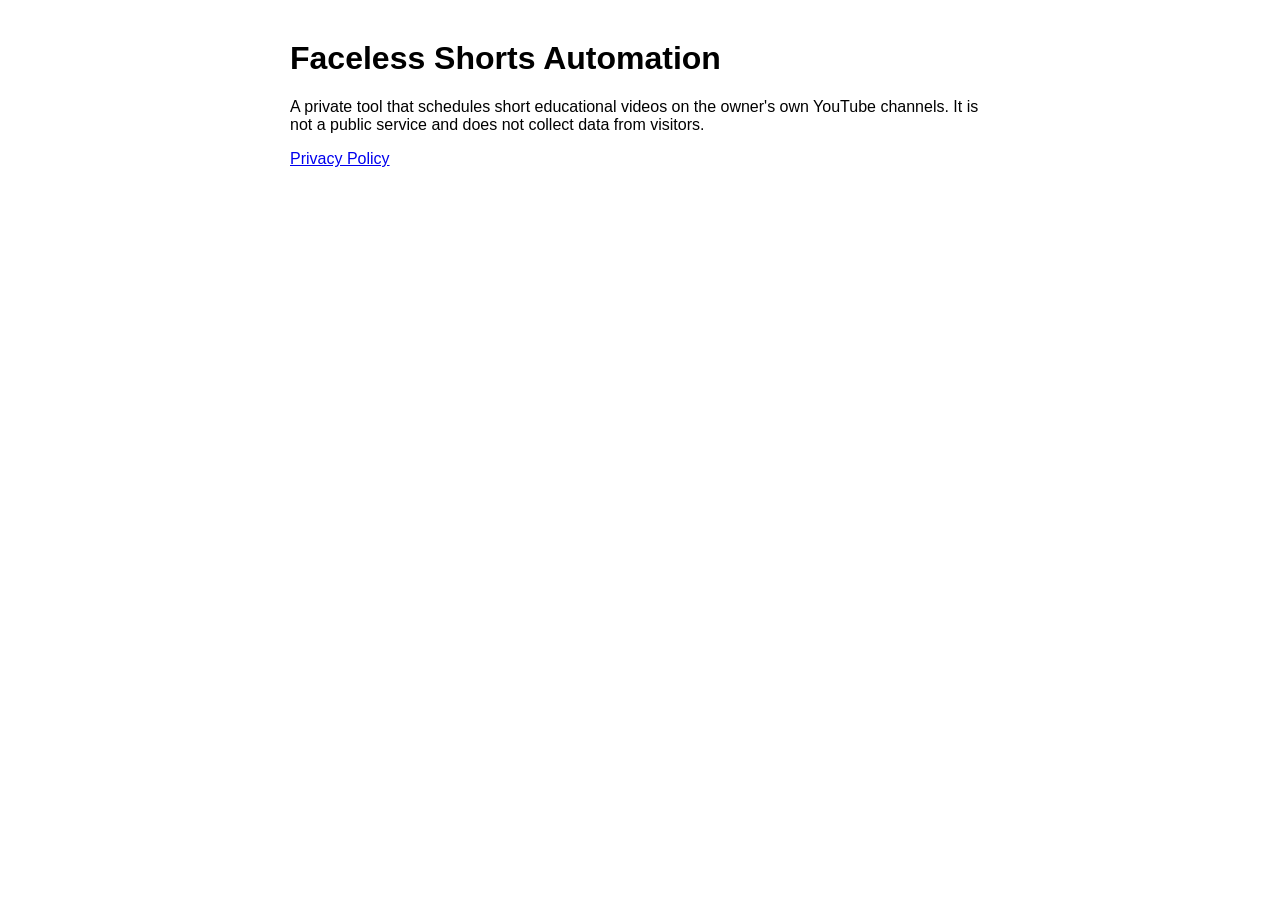
<file: index.html>
<!doctype html><html lang="en"><head><meta charset="utf-8"><meta name="viewport" content="width=device-width,initial-scale=1"><title>Faceless Shorts Automation</title></head><body style="font-family:sans-serif;max-width:700px;margin:40px auto;padding:0 16px"><h1>Faceless Shorts Automation</h1><p>A private tool that schedules short educational videos on the owner's own YouTube channels. It is not a public service and does not collect data from visitors.</p><p><a href="privacy.html">Privacy Policy</a></p></body></html>
</file>
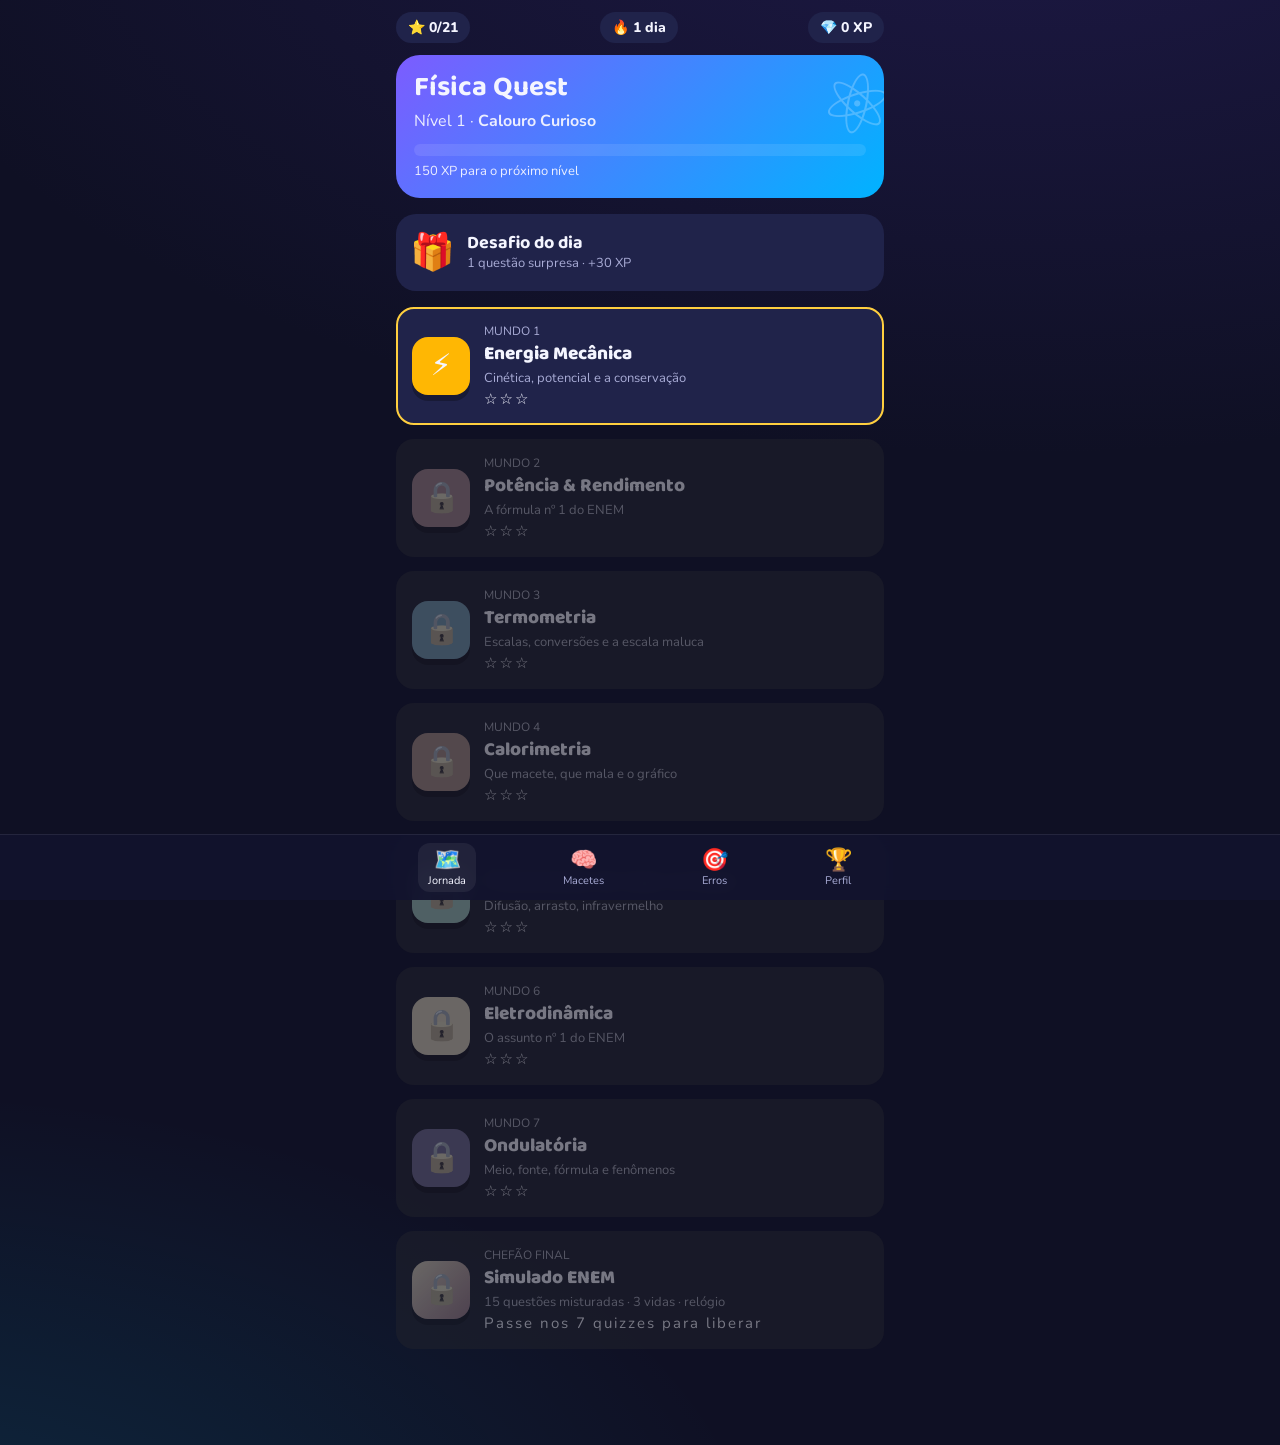
<file: fisica/index.html>
<!doctype html>
<html lang="pt-BR">
<head>
<meta charset="utf-8">
<meta name="viewport" content="width=device-width,initial-scale=1,viewport-fit=cover">
<meta name="theme-color" content="#0f1024">
<title>Física Quest ENEM</title>
<link rel="preconnect" href="https://fonts.googleapis.com">
<link href="https://fonts.googleapis.com/css2?family=Baloo+2:wght@500;700;800&family=Nunito:wght@400;600;800&display=swap" rel="stylesheet">
<style>
:root{
  --bg:#0f1024; --bg2:#181a3a; --card:#20234a; --card2:#2a2e5e; --ink:#f4f5ff; --mut:#a9acd6;
  --ok:#2ee59d; --bad:#ff5c7a; --gold:#ffcf3f; --acc:#7c5cff; --acc2:#00d4ff;
  --r:18px;
}
*{box-sizing:border-box;-webkit-tap-highlight-color:transparent}
html,body{margin:0;background:var(--bg);color:var(--ink);font-family:Nunito,system-ui,sans-serif;font-size:16px}
body{min-height:100vh;background:radial-gradient(1200px 600px at 80% -10%,#3a2a8a55,transparent),radial-gradient(900px 500px at -10% 110%,#00d4ff22,transparent),var(--bg)}
h1,h2,h3,.ttl{font-family:"Baloo 2",Nunito,sans-serif;margin:0;line-height:1.1}
button{font:inherit;color:inherit;border:0;cursor:pointer}
#app{max-width:520px;margin:0 auto;padding:12px 16px 96px}
.top{display:flex;align-items:center;gap:10px;margin:4px 0 14px}
.back{background:var(--card);width:40px;height:40px;border-radius:12px;font-size:20px;flex:none}
.top h2{font-size:22px;flex:1}
.pill{background:var(--card);border-radius:999px;padding:6px 12px;font-weight:800;font-size:14px;display:inline-flex;gap:6px;align-items:center}
.hud{display:flex;gap:8px;flex-wrap:wrap;align-items:center}
.bar{height:12px;background:#ffffff18;border-radius:99px;overflow:hidden}
.bar>i{display:block;height:100%;background:linear-gradient(90deg,var(--acc),var(--acc2));border-radius:99px;transition:width .4s}
.hero{background:linear-gradient(135deg,#7c5cff,#00b3ff);border-radius:24px;padding:18px;margin-bottom:16px;position:relative;overflow:hidden}
.hero h1{font-size:28px}
.hero p{margin:6px 0 12px;opacity:.95}
.hero .big{position:absolute;right:-10px;top:-6px;font-size:84px;opacity:.25;transform:rotate(12deg)}
.map{position:relative;display:flex;flex-direction:column;gap:14px}
.node{display:flex;gap:14px;align-items:center;background:var(--card);border-radius:var(--r);padding:14px;text-align:left;width:100%;position:relative;border:2px solid transparent;transition:transform .15s}
.node:active{transform:scale(.97)}
.node .ic{width:58px;height:58px;border-radius:16px;display:grid;place-items:center;font-size:30px;flex:none;box-shadow:0 6px 0 #0004}
.node .nm{font-family:"Baloo 2";font-size:19px;font-weight:800}
.node .ds{color:var(--mut);font-size:13px}
.node.locked{opacity:.45;filter:grayscale(.8)}
.node .stars{font-size:15px;letter-spacing:2px;margin-top:2px}
.node.next{border-color:var(--gold);animation:pulse 1.6s infinite}
@keyframes pulse{50%{box-shadow:0 0 0 6px #ffcf3f33}}
.nav{position:fixed;left:0;right:0;bottom:0;background:#12142ef2;backdrop-filter:blur(8px);display:flex;justify-content:center;padding:8px 8px calc(8px + env(safe-area-inset-bottom));border-top:1px solid #ffffff14;z-index:20}
.nav div{display:flex;max-width:520px;width:100%;justify-content:space-around}
.nav button{background:none;display:flex;flex-direction:column;align-items:center;font-size:11px;color:var(--mut);padding:4px 10px;border-radius:12px}
.nav button b{font-size:22px;line-height:1.2}
.nav button.on{color:var(--ink);background:#ffffff10}
.btn{display:block;width:100%;padding:15px;border-radius:16px;background:var(--acc);font-weight:800;font-size:17px;box-shadow:0 5px 0 #4b33b8;margin-top:10px;transition:transform .1s}
.btn:active{transform:translateY(3px);box-shadow:0 2px 0 #4b33b8}
.btn.g{background:var(--ok);color:#06281b;box-shadow:0 5px 0 #17a06b}
.btn.y{background:var(--gold);color:#2f2300;box-shadow:0 5px 0 #b8901a}
.btn.ghost{background:var(--card);box-shadow:0 5px 0 #0006}
.btn[disabled]{opacity:.4}
.step{display:flex;align-items:center;gap:12px;background:var(--card);padding:14px;border-radius:var(--r);margin-bottom:10px;width:100%;text-align:left}
.step .n{font-size:26px;width:44px;text-align:center}
.step .t{flex:1}
.step .t b{display:block;font-family:"Baloo 2";font-size:18px}
.step .t span{color:var(--mut);font-size:13px}
.lcard{background:var(--card);border-radius:24px;padding:22px 18px;min-height:52vh;animation:in .35s;position:relative}
@keyframes in{from{opacity:0;transform:translateY(14px) scale(.98)}}
.lcard .em{font-size:52px;line-height:1}
.lcard h3{font-size:24px;margin:10px 0 8px}
.lcard p,.lcard li{line-height:1.6;font-size:17px}
.lcard ul{padding-left:20px;margin:8px 0}
.f{display:inline-block;background:#0007;border:1px solid #ffffff22;border-radius:10px;padding:2px 10px;font-weight:800;font-family:"Baloo 2";font-size:18px;color:var(--gold)}
.tip{background:linear-gradient(135deg,#ffcf3f22,#ff8a3d22);border-left:4px solid var(--gold);padding:10px 12px;border-radius:10px;margin:10px 0}
.warn{background:#ff5c7a1f;border-left:4px solid var(--bad);padding:10px 12px;border-radius:10px;margin:10px 0}
.dots{display:flex;gap:5px;justify-content:center;margin:12px 0}
.dots i{width:8px;height:8px;border-radius:9px;background:#ffffff30}
.dots i.on{background:var(--acc2);width:22px}
.row{display:flex;gap:10px}
.row>*{flex:1}
.qtxt{font-size:19px;font-weight:700;line-height:1.4;margin:6px 0 16px;background:var(--card);padding:18px;border-radius:var(--r)}
.opt{display:block;width:100%;text-align:left;padding:14px 16px;border-radius:14px;background:var(--card2);margin-bottom:10px;font-size:16px;font-weight:600;border:2px solid #ffffff10;box-shadow:0 4px 0 #0005;transition:transform .1s}
.opt:active{transform:translateY(2px)}
.opt.ok{background:#14513a;border-color:var(--ok)}
.opt.bad{background:#5a1a2a;border-color:var(--bad);animation:shake .4s}
@keyframes shake{20%,60%{transform:translateX(-7px)}40%,80%{transform:translateX(7px)}}
.exp{background:var(--bg2);border-radius:14px;padding:14px;margin-top:6px;animation:in .3s;line-height:1.5}
.exp b.k{color:var(--ok)} .exp b.x{color:var(--bad)}
.combo{font-family:"Baloo 2";font-weight:800;color:var(--gold)}
.float{position:fixed;left:50%;top:40%;transform:translate(-50%,0);font-family:"Baloo 2";font-size:34px;font-weight:800;color:var(--gold);pointer-events:none;animation:fl 1s forwards;z-index:50;text-shadow:0 3px 0 #0008}
@keyframes fl{to{transform:translate(-50%,-90px);opacity:0}}
.timer{height:8px;background:#ffffff18;border-radius:9px;overflow:hidden;margin:8px 0}
.timer i{display:block;height:100%;background:linear-gradient(90deg,var(--ok),var(--gold),var(--bad));transition:width .2s linear}
.gitem{background:var(--card);border-radius:24px;padding:28px 18px;text-align:center;font-size:22px;font-weight:800;margin:14px 0;min-height:130px;display:grid;place-items:center;animation:in .25s}
.gitem small{display:block;font-size:44px}
.cats{display:grid;gap:10px}
.cat{padding:16px;border-radius:16px;font-weight:800;font-size:17px;box-shadow:0 5px 0 #0006}
.cat:active{transform:translateY(3px)}
.ord{display:grid;gap:8px}
.ord button{padding:13px;border-radius:14px;background:var(--card2);font-weight:700;box-shadow:0 4px 0 #0005;text-align:left}
.ord .done{background:#14513a;border:2px solid var(--ok);padding:11px 13px;border-radius:14px;font-weight:700;animation:in .2s}
.result{text-align:center;padding:16px 0}
.result .bigst{font-size:56px;letter-spacing:6px}
.result h2{font-size:30px;margin:6px 0}
.flip{perspective:900px;margin-bottom:12px;cursor:pointer}
.flip .in{position:relative;transition:transform .5s;transform-style:preserve-3d;min-height:130px}
.flip.on .in{transform:rotateY(180deg)}
.flip .fa,.flip .fb{position:absolute;inset:0;backface-visibility:hidden;border-radius:18px;padding:16px;display:flex;flex-direction:column;justify-content:center}
.flip .fa{background:var(--card)}
.flip .fb{background:linear-gradient(135deg,#7c5cff,#00a6e6);transform:rotateY(180deg)}
.flip small{color:var(--mut);font-size:12px;text-transform:uppercase;letter-spacing:1px}
.flip .fb small{color:#fff9}
.badge{display:flex;gap:12px;align-items:center;background:var(--card);border-radius:16px;padding:12px;margin-bottom:8px}
.badge .e{font-size:32px}
.badge.off{opacity:.35;filter:grayscale(1)}
.sim{background:var(--card);border-radius:22px;padding:16px;margin-bottom:12px}
input[type=range]{width:100%;accent-color:var(--acc2);height:34px}
.therm{display:flex;gap:16px;align-items:flex-end;justify-content:center;height:220px}
.tube{width:34px;height:200px;border-radius:20px;background:#ffffff14;position:relative;overflow:hidden;border:3px solid #ffffff33}
.tube i{position:absolute;bottom:0;left:0;right:0;background:linear-gradient(0deg,#ff3d6e,#ff9f43);transition:height .2s}
.read{font-family:"Baloo 2";font-size:22px;font-weight:800}
.task{display:flex;gap:8px;align-items:center;padding:8px 0;border-bottom:1px dashed #ffffff18}
.task b{font-size:20px}
.shower{font-size:64px;text-align:center;position:relative;height:120px}
.drops{position:absolute;left:50%;top:70px;transform:translateX(-50%);display:flex;gap:6px}
.drops i{width:6px;height:16px;border-radius:6px;animation:drop .6s infinite}
@keyframes drop{from{transform:translateY(0);opacity:1}to{transform:translateY(40px);opacity:0}}
.seg{display:flex;gap:6px;background:#0005;padding:4px;border-radius:14px}
.seg button{flex:1;padding:10px 4px;border-radius:10px;font-weight:800;background:none;font-size:14px}
.seg button.on{background:var(--acc)}
.muted{color:var(--mut)}
.center{text-align:center}
.hearts{font-size:20px;letter-spacing:2px}
canvas#cf{position:fixed;inset:0;pointer-events:none;z-index:60}
.chip{display:inline-block;background:#ffffff14;border-radius:8px;padding:2px 8px;margin:2px;font-size:13px}
.daily{background:var(--card);border-radius:20px;padding:14px;margin-bottom:16px;display:flex;gap:12px;align-items:center}
.daily .e{font-size:36px}
.mascot{display:flex;gap:10px;align-items:flex-start;margin:0 0 10px}
.mascot span{font-size:34px;flex:none;animation:bob 2.4s ease-in-out infinite}
.mascot p{margin:0;background:#fff;color:#1d1f45;padding:10px 14px;border-radius:16px 16px 16px 4px;font-weight:700;line-height:1.35;position:relative}
@keyframes bob{50%{transform:translateY(-5px) rotate(8deg)}}
.gl{display:inline;background:none;color:var(--acc2);font-weight:800;padding:0;border-bottom:2px dashed var(--acc2);font-size:inherit;line-height:inherit}
.glpop{position:fixed;left:50%;bottom:calc(84px + env(safe-area-inset-bottom,0px));transform:translateX(-50%);width:min(480px,calc(100% - 32px));background:var(--card2);border:2px solid var(--acc2);border-radius:20px;padding:16px;z-index:65;animation:in .25s;box-shadow:0 12px 40px #000a}
.glpop b{font-family:"Baloo 2";font-size:20px}.glpop p{line-height:1.5;margin:6px 0 4px}
.say{position:absolute;top:14px;right:14px;background:#ffffff14;border-radius:12px;padding:6px 10px;font-weight:800;font-size:13px}
.hint{display:block;margin:-6px 0 12px auto;background:#ffcf3f22;color:var(--gold);border:1px dashed var(--gold);border-radius:12px;padding:8px 12px;font-weight:800;font-size:14px}
@media (prefers-reduced-motion:reduce){*{animation:none!important;transition:none!important}}
.toast{position:fixed;left:50%;top:16px;transform:translateX(-50%);background:var(--gold);color:#2f2300;font-weight:800;padding:12px 18px;border-radius:14px;z-index:70;animation:in .3s;box-shadow:0 8px 30px #0008;max-width:90vw;text-align:center}
</style>
</head>
<body>
<div id="app"></div>
<nav class="nav"><div>
  <button data-nav="home"><b>🗺️</b>Jornada</button>
  <button data-nav="macetes"><b>🧠</b>Macetes</button>
  <button data-nav="review"><b>🎯</b>Erros</button>
  <button data-nav="profile"><b>🏆</b>Perfil</button>
</div></nav>
<canvas id="cf"></canvas>
<script>
/* ================= CONTEÚDO ================= */
const W = [
{id:'energia',e:'⚡',c:'#ffb703',name:'Energia Mecânica',ds:'Cinética, potencial e a conservação',
cards:[
{e:'🎨',t:'O que é energia?',m:'Oi! Eu sou o Professor Átomo. Bora descobrir a física juntos?',b:`<p>[[Energia]] é o “poder de fazer coisas acontecerem”: mexer, esquentar, acender uma luz, fazer barulho.</p><p>Ela é como <b>massinha de modelar</b>: você pode transformar o bichinho em outro bichinho, mas a massinha <b>não some e não aparece do nada</b>. Energia só <b>muda de forma</b> ou <b>passa de um lugar para outro</b>.</p><div class="tip">Seu corpo percebe 3 tipos que caem MUITO na prova:<br>🔥 <b>calor</b> você sente · 🔊 <b>som</b> você ouve · 💡 <b>luz</b> você vê</div>`},
{e:'⚽',t:'Cinética: a energia de quem se mexe',m:'Tudo que está andando tem essa energia!',b:`<p>Bola chutada, carro andando, você correndo: tudo que tem [[velocidade]] tem <b>energia cinética</b>.</p><p class="center"><span class="f">E<sub>c</sub> = m·v²/2</span></p><p><b>m</b> = [[massa]] (quanto “de coisa” tem, em kg)<br><b>v</b> = velocidade</p><div class="tip">O <b>v está ao quadrado</b>: se a velocidade <b>dobra</b>, a energia fica <b>4 vezes</b> maior! Por isso batida de carro rápido é tão perigosa. 🚗💥</div>`},
{e:'🐷',t:'Gravitacional: o cofrinho da altura',m:'Quanto mais alto, mais moedinhas no cofrinho!',b:`<p>Uma coisa lá no alto tem energia <b>guardada</b>, esperando. É como um <b>cofrinho</b>: quanto mais alto, mais energia guardada.</p><p>Soltou? O cofrinho abre e a energia vira movimento (a coisa cai cada vez mais rápido).</p><p class="center"><span class="f">E<sub>g</sub> = m·g·h</span></p><p><b>g</b> = [[gravidade]] (≈ 10) · <b>h</b> = altura em metros</p>`},
{e:'🏹',t:'Elástica: a energia do esticado',m:'Estica, solta e... fiuuu!',b:`<p>Estilingue esticado, mola apertada, cama elástica afundada: tudo isso guarda <b>energia elástica</b>. Soltou, ela vira movimento!</p><p class="center"><span class="f">E<sub>el</sub> = k·x²/2</span></p><p><b>k</b> = o quanto a mola é durinha · <b>x</b> = o quanto você apertou ou esticou</p><div class="tip">🕵️ Truque do detetive:<br>tem <b>velocidade</b>? → cinética<br>tem <b>altura</b>? → gravitacional<br>tem <b>mola esticada/apertada</b>? → elástica</div>`},
{q:'Um atleta parado no alto da plataforma de salto, antes de pular, tem principalmente qual energia?',o:['Cinética','Gravitacional','Elástica'],a:1,x:'Ele está no alto e parado: altura sem velocidade = cofrinho gravitacional! 🐷'},
{e:'🛝',t:'A energia que não se perde',m:'No escorregador perfeito, nada se perde!',b:`<p>Imagine um escorregador <b>superliso</b>, sem nenhum [[atrito]]. Lá em cima, a energia toda está no <b>cofrinho</b> (gravitacional). Lá embaixo, ela virou toda <b>velocidade</b> (cinética). O total é sempre o mesmo!</p><p class="center"><span class="f">energia no começo = energia no fim</span></p><p>Caiu de 20 m? m·g·h = m·v²/2 → v² = 2·10·20 = 400 → <b>v = 20 m/s</b>.</p><div class="tip">Palavras mágicas na prova que deixam usar isso: <b>“despreze o atrito”</b>, <b>“perfeitamente liso”</b>, <b>“queda livre”</b>.</div>`},
{e:'🎢',t:'Tobogã cheio de curvas',m:'Só a altura importa. O caminho, não!',b:`<p>O tobogã pode ser reto, torto, cheio de ondinhas... Se não tem atrito, a velocidade lá embaixo depende <b>só da altura</b> de onde você saiu.</p><p>20 m de altura → 20 m/s. Sempre!</p><div class="warn">As fórmulas de movimento (cinemática) só funcionam em linha reta ou círculo. Viu um caminho curvo pedindo velocidade? Use <b>energia</b>!</div>`},
{e:'💪',t:'Trabalho: dar energia empurrando',m:'Empurrou e a coisa andou? Você fez trabalho!',b:`<p>Quando você empurra um carrinho e ele anda, você passou energia para ele. Na física isso se chama <b>trabalho</b>: é a “mãe” de todas as energias de movimento.</p><p class="center"><span class="f">τ = F·d·cosθ</span></p><ul><li>Força <b>de lado</b> (90°) não faz trabalho: segurar a mochila andando reto não dá energia para ela.</li><li>Trabalho de todas as forças juntas = quanto a energia de movimento mudou (<span class="f">τ = ΔE<sub>c</sub></span>).</li></ul>`},
{e:'🧸',t:'A mola esperta (pergunta sem conta)',m:'Dá para acertar sem fazer conta. Olha só!',b:`<p>Um brinquedo lança um cubinho com uma mola. Juntando as fórmulas: <span class="f">v = x·√(k/m)</span></p><ul><li>Quer o cubo <b>4 vezes</b> mais rápido mexendo no aperto? Aperte <b>4 vezes</b> mais.</li><li>Quer mexendo só na mola? Precisa de uma mola <b>16 vezes</b> mais dura, porque o k está dentro da raiz (√16 = 4).</li></ul>`},
{q:'Para dobrar a velocidade de lançamento trocando apenas a mola (mesma deformação), a nova constante k deve ser:',o:['2× maior','4× maior','8× maior','Igual'],a:1,x:'O k está dentro da raiz. Para a velocidade dobrar, √k dobra → k fica 4 vezes maior.'},
{e:'📌',t:'Cola da geladeira',m:'Lê em voz alta 3 vezes. Seu cérebro agradece!',b:`<ul><li>⚽ Mexendo → <b>cinética</b> (m·v²/2)</li><li>🐷 No alto → <b>gravitacional</b> (m·g·h)</li><li>🏹 Mola esticada → <b>elástica</b> (k·x²/2)</li><li>🛝 Sem atrito → energia do começo = energia do fim</li><li>🎢 Caminho curvo pedindo velocidade → use energia</li></ul>`}
],
quiz:[
{q:'No salto com vara (1: corre; 2: transição; 3: altura máxima; 4: cai no colchão), para atingir a maior altura é preciso que:',o:['A energia cinética da etapa 1 vire potencial elástica na etapa 4','A energia cinética da etapa 1 vire potencial gravitacional na etapa 3','A energia gravitacional da etapa 2 vire cinética na etapa 1','A energia gravitacional da etapa 1 vire elástica na etapa 4'],a:1,x:'Etapa 1 tem velocidade (cinética). Etapa 3 tem altura (gravitacional). Quanto mais rápido ele corre, mais alto ele sobe. (ENEM)'},
{q:'Um corpo é abandonado em queda livre de 20 m (g = 10 m/s²). Com que velocidade chega ao chão?',o:['10 m/s','14 m/s','20 m/s','40 m/s'],a:2,x:'mgh = mv²/2 → v² = 2·10·20 = 400 → v = 20 m/s.'},
{q:'Uma bolinha desce um tobogã sem atrito e todo curvo, de 45 m de altura, partindo do repouso. A velocidade no pé do tobogã é:',o:['Impossível calcular: a trajetória é curva','15 m/s','30 m/s','45 m/s'],a:2,x:'Só a altura importa: v² = 2gh = 900 → v = 30 m/s. Cinemática não resolve, energia resolve.'},
{q:'Para que o cubo de um lançador de mola (sem atrito) saia com 4× a velocidade, o projetista pode:',o:['Manter a mola e dobrar a deformação','Manter a mola e quadruplicar a deformação','Manter a mola e aumentar 16× a deformação','Trocar por mola de k 4× maior'],a:1,x:'v = x·√(k/m). x é diretamente proporcional a v → 4× x. Para mexer em k precisaria de 16×. (ENEM)'},
{q:'Qual destas energias pode assumir valor negativo?',o:['Cinética','Potencial elástica','Potencial gravitacional','Nenhuma'],a:2,x:'Massa e v² são positivos; k e x² também. Só a gravitacional depende do referencial escolhido.'},
{q:'Qual frase do enunciado NÃO te dá o “alvará” para usar a conservação da energia mecânica?',o:['Despreze os atritos','A pista é perfeitamente lisa','Considere a resistência do ar e o atrito com o piso','O corpo está em queda livre'],a:2,x:'Com forças dissipativas (atrito, resistência do ar) parte da energia mecânica vira calor/som.'},
{q:'Você carrega uma mochila andando na horizontal com velocidade constante. O peso da mochila realiza trabalho?',o:['Sim, positivo','Sim, negativo','Não: a força é perpendicular ao deslocamento','Depende da massa'],a:2,x:'τ = F·d·cos 90° = 0.'},
{q:'O trabalho da força resultante sobre um corpo é igual à:',o:['Variação da energia cinética','Energia potencial final','Potência média','Força vezes o tempo'],a:0,x:'Teorema da energia cinética: τ_res = ΔEc. Força resultante → aceleração → muda a velocidade → muda a cinética.'},
{q:'Um carro de 2000 kg a 40 m/s (≈144 km/h) tem energia cinética de:',o:['80.000 J','160.000 J','1.600.000 J','3.200.000 J'],a:2,x:'Ec = 2000·40²/2 = 1000·1600 = 1.600.000 J. No freio, isso vira calor (e som).'}
],
games:[{type:'classify',title:'Detetive da Energia',sub:'Qual energia está em destaque?',time:60,cats:[['🏃 Cinética','#ff8a3d'],['⛰️ Gravitacional','#7c5cff'],['🌀 Elástica','#00b894']],items:[
['Atleta correndo na pista','🏃',0],['Livro no alto da prateleira','📚',1],['Estilingue esticado','🪃',2],['Carro a 120 km/h','🚗',0],['Água parada no alto da represa','🏞️',1],['Colchão afundado pelo atleta','🛏️',2],['Bola rolando no campo','⚽',0],['Arco com a flecha puxada','🏹',2],['Vaso no parapeito do 10º andar','🪴',1],['Mola de brinquedo comprimida','🧸',2],['Bala saindo do cano','💨',0],['Montanha-russa parada no topo','🎢',1],['Cama elástica afundada','🤸',2],['Ciclista pedalando','🚴',0]]}]
},
{id:'potencia',e:'💡',c:'#ff6b6b',name:'Potência & Rendimento',ds:'A fórmula nº 1 do ENEM',
cards:[
{e:'🚿',t:'Potência = rapidez',m:'Não é sobre QUANTA energia, é sobre QUÃO RÁPIDO!',b:`<p>Encher um balde com uma <b>mangueira</b> ou com um <b>conta-gotas</b>: no final é a mesma água, mas a mangueira é muito mais rápida.</p><p>[[Potência]] é isso: o quão <b>rápido</b> a energia é usada ou passada adiante.</p><p class="center"><span class="f">P = E/Δt</span></p><p>A unidade é o [[watt]] (W): <b>1 W = 1 [[joule]] por segundo</b>. Lâmpada de 60 W = gasta 60 J a cada segundo.</p>`},
{e:'🕵️',t:'Regra do detetive',m:'Essa é a fórmula número 1 da prova!',b:`<div class="tip">Viu a letra <b>W</b> (watt) na questão? Escreva <b>P = E/Δt</b> no cantinho da folha, mesmo sem saber se vai usar.</div><p>Se a questão fala de <b>potência</b> e de <b>tempo</b> juntos (ou de <b>vazão</b>, que é “água por segundo”), pode ter certeza: é ela!</p>`},
{e:'🏆',t:'O time das 6 estrelas',m:'Essas são as fórmulas que mais aparecem no ENEM.',b:`<ol><li><span class="f">P = E/Δt</span> potência</li><li><span class="f">P = U·i</span> potência elétrica</li><li><span class="f">U = R·i</span> lei de Ohm</li><li><span class="f">d = v·t</span> distância</li><li><span class="f">v = λ·f</span> ondas</li><li><span class="f">Q = m·c·Δθ</span> calor</li></ol><p class="muted">Você vai encontrar todas elas pela jornada. Quando aparecerem, dê um “oi”!</p>`},
{e:'🍬',t:'Rendimento: quanto foi aproveitado',m:'Nenhuma máquina é perfeita!',b:`<p>Você ganhou <b>10 balas</b>, deixou 2 caírem no chão e comeu 8. Você aproveitou 8 de 10 = <b>80%</b>. Isso é [[rendimento]]!</p><p class="center"><span class="f">η = P<sub>útil</sub> / P<sub>total</sub></span></p><p>Um motor puxa 200 W da tomada, mas só 40 W viram movimento: 40 ÷ 200 = <b>20%</b>. O resto vira calor e barulho.</p>`},
{e:'🔎',t:'Os 3 passos para qualquer conta',m:'Siga a receita e não trava!',b:`<div class="tip">1️⃣ Escreva a fórmula do que a questão <b>pede</b>.<br>2️⃣ Troque as letras pelos números que a questão <b>já deu</b>.<br>3️⃣ O que ainda falta? Procure usando os dados que você <b>ainda não usou</b>.</div><p>Sobrou um dado sem usar no final? Desconfie: você deve ter esquecido alguma coisa!</p>`},
{e:'💧',t:'Usina: a água que vira luz',m:'1 litro de água pesa 1 quilo. Guarde isso!',b:`<p>Numa usina, a água cai lá de cima (cofrinho de altura 🐷), gira a turbina e vira eletricidade.</p><p>Como <b>1 litro de água = 1 kg</b>, a [[vazão]] em litros por segundo é a mesma em kg por segundo:</p><p class="center"><span class="f">P = vazão·g·h</span></p><p>3000 L/s caindo de 100 m: 3000·10·100 = <b>3.000.000 W</b> (3 MW). Se a turbina aproveita 80%, sobram <b>2,4 MW</b>.</p>`},
{q:'Uma queda d’água de 10 m tem vazão de 500 L/s (g = 10). A potência total disponível é:',o:['5 kW','50 kW','500 kW','5 MW'],a:1,x:'P = vazão·g·h = 500·10·10 = 50.000 W = 50 kW.'},
{e:'🔍',t:'Intensidade: a lupa que queima',m:'Mesma energia num espacinho menor = mais forte!',b:`<p>Com uma lupa, a luz do Sol fica concentrada num pontinho e queima o papel. A potência é a mesma, mas espremida numa <b>área pequena</b>.</p><p class="center"><span class="f">I = P/A</span> (W/m²)</p><div class="tip">Viu <b>W/m²</b>? Lembre do <b>IPA</b>: I = P/A.<br>Gritar com as mãos em concha 📣 faz o mesmo com o som.</div>`},
{e:'📌',t:'Cola da geladeira',m:'Repita comigo!',b:`<ul><li>⚡ Potência = rapidez: <b>P = E/Δt</b></li><li>🕵️ Viu W → escreve P = E/Δt</li><li>🍬 Rendimento = aproveitado ÷ total</li><li>💧 1 L de água = 1 kg → P = vazão·g·h</li><li>🔍 Viu W/m² → IPA (I = P/A)</li></ul>`}
],
quiz:[
{q:'Um motor de 200 W ergue 80 kg a 3 m de altura em 1 minuto (g = 10). A eficiência é:',o:['10%','20%','40%','80%'],a:1,x:'Pútil = mgh/t = 80·10·3/60 = 40 W. η = 40/200 = 20%. (ENEM PPL)'},
{q:'Uma usina tem vazão de 3000 L/s e queda de 100 m. Com turbina de 80% de rendimento, a potência útil é:',o:['0,8 MW','2,4 MW','3,0 MW','24 MW'],a:1,x:'Ptotal = 3000·10·100 = 3 MW. 80% disso = 2,4 MW.'},
{q:'Carro solar: insolação 1000 W/m², painel de 9 m², rendimento 30%, massa 200 kg. Do repouso até 108 km/h leva cerca de:',o:['1,0 s','4,0 s','33 s','300 s'],a:2,x:'Psolar = 1000·9 = 9000 W; Pmec = 30% = 2700 W. Ec = 200·30²/2 = 90.000 J. t = 90.000/2700 ≈ 33 s. (ENEM)'},
{q:'Apareceu a unidade W/m² no enunciado. Qual grandeza é essa?',o:['Potência','Energia','Intensidade (I = P/A)','Pressão'],a:2,x:'W/m² = potência por área = intensidade. Escreva IPA!'},
{q:'O que significa uma lâmpada de 60 W?',o:['Consome 60 J por hora','Transforma 60 J de energia a cada segundo','Tem 60 V','Gasta 60 kWh por dia'],a:1,x:'1 W = 1 J/s. 60 W = 60 J a cada segundo.'},
{q:'Ao gritar com as mãos em concha você aumenta:',o:['A potência da sua voz','A intensidade do som (menor área)','A frequência do som','A velocidade do som'],a:1,x:'I = P/A. A potência é a mesma, mas a área diminui → intensidade aumenta.'},
{q:'Uma questão fala em potência e dá a vazão de água (L/s), sem citar tempo. Qual fórmula você deve usar?',o:['P = U·i','P = E/Δt (vazão já é algo por tempo)','Q = m·c·Δθ apenas','v = λ·f'],a:1,x:'Vazão = volume/tempo = massa/tempo (para água). Potência + vazão = fórmula nº1.'},
{q:'Uma turbina de rendimento 80% recebe 10 MW. A potência dissipada (perdida) é:',o:['0,8 MW','2 MW','8 MW','10 MW'],a:1,x:'Útil = 8 MW; dissipada = 10 − 8 = 2 MW.'}
],
games:[{type:'classify',title:'Alerta de Watt',sub:'Qual fórmula você escreve primeiro?',time:60,cats:[['⏱️ P = E/Δt','#ff6b6b'],['☀️ I = P/A','#ffb703'],['🪫 η = Pu/Pt','#00b894']],items:[
['Apareceu “W” e um tempo no enunciado','⌚',0],['Painel recebe 1000 W/m²','🔆',1],['A turbina tem 80% de eficiência','🌀',2],['Energia gasta em 2 horas por um motor','⚙️',0],['Intensidade sonora de um alto-falante','🔊',1],['Só 30% vira energia elétrica','🔋',2],['Usina com vazão de 3000 L/s','💧',0],['Radiação solar por metro quadrado','🌞',1],['Motor puxa 200 W mas entrega 40 W','🛗',2],['Joules transferidos por segundo','🔥',0],['Potência espalhada sobre uma área','📡',1],['Quanto da energia foi aproveitada?','📊',2]]}]
},
{id:'termometria',e:'🌡️',c:'#00b3ff',name:'Termometria',ds:'Escalas, conversões e a escala maluca',
cards:[
{e:'🕺',t:'Temperatura é tremedeira',m:'Tudo é feito de bolinhas que tremem sem parar!',b:`<p>Tudo é feito de [[átomos]], pecinhas minúsculas que <b>tremem</b> o tempo todo.</p><p>Pense numa festa: música lenta → todo mundo quase parado 🥶 (frio). Música agitada → todo mundo pulando 🥵 (quente).</p><p>[[Temperatura]] mede <b>o quanto os átomos estão tremendo</b>.</p>`},
{e:'🍦',t:'Calor NÃO é temperatura',m:'Essa pegadinha cai muito!',b:`<p>[[Calor]] é a <b>energia que viaja</b>, sempre sozinha, do mais <b>quente</b> para o mais <b>frio</b>.</p><p>Segurando um picolé, o “frio” não entra na sua mão: é o <b>calor da sua mão que sai</b> e vai para o picolé. Por isso a mão gela e o picolé derrete!</p><div class="tip">Temperatura = tremedeira (kelvin, K) · Calor = energia viajando (joule, J). Coisas diferentes!</div>`},
{e:'📏',t:'As três réguas de temperatura',m:'Cada país usa uma régua diferente.',b:`<p>Termômetro é uma régua para tremedeira. Existem 3 réguas famosas:</p><table style="width:100%;text-align:center"><tr><th></th><th>°C 🇧🇷</th><th>°F 🇺🇸</th><th>K 🔬</th></tr><tr><td>🧊 gelo derretendo</td><td>0</td><td>32</td><td>273</td></tr><tr><td>♨️ água fervendo</td><td>100</td><td>212</td><td>373</td></tr></table><p class="muted">Celsius no Brasil, Fahrenheit nos EUA, [[Kelvin]] com os cientistas.</p>`},
{e:'🧊',t:'Kelvin: o fim da festa',m:'No zero absoluto ninguém mais dança!',b:`<p>Se esfriar, esfriar, esfriar... chega um ponto em que os átomos <b>param de tremer</b>. A festa acabou! Isso é o <b>zero absoluto</b>: −273 °C.</p><p>Kelvin começa ali, no zero de verdade. Por isso <b>não tem número negativo</b> (não existe “tremer menos que parado”).</p><p class="center"><span class="f">T<sub>K</sub> = T<sub>C</sub> + 273</span></p><div class="tip">Os degraus das duas réguas têm o <b>mesmo tamanho</b>: subir 10 °C = subir 10 K.</div>`},
{q:'Uma variação de 12 °C corresponde a qual variação em kelvin?',o:['12 K','285 K','261 K','21,6 K'],a:0,x:'Os degraus têm o mesmo tamanho: subir 12 °C = subir 12 K.'},
{e:'🇺🇸',t:'Viagem para a Disney',m:'Faz a conta comigo, passo a passo!',b:`<p class="center"><span class="f">T<sub>C</sub>/5 = (T<sub>F</sub> − 32)/9</span></p><p>O painel do aeroporto diz <b>41 °F</b>. Está quente?</p><ol><li>41 − 32 = <b>9</b></li><li>9 ÷ 9 = <b>1</b></li><li>1 × 5 = <b>5 °C</b></li></ol><p>5 °C: frio pra danar! Leve casaco. 🧣</p>`},
{e:'🪜',t:'Inventando a sua régua',m:'Dá para converter QUALQUER escala!',b:`<p>Coloque dois termômetros lado a lado: os pedaços ficam <b>proporcionais</b>, como duas escadas de tamanhos diferentes subindo juntas.</p><p>Exemplo: um termômetro teve os números apagados. Você sabe que 20 °C dava 38 mm e 32 °C dava 62 mm.</p><ul><li>Subiu 12 °C → subiu 24 mm → <b>2 mm por grau</b></li><li>Hoje marca 52 mm: 52 − 38 = 14 mm → 14 ÷ 2 = 7 graus</li><li>20 + 7 = <b>27 °C</b> 🎉</li></ul><p class="muted">O gráfico de uma régua contra a outra é sempre uma <b>linha reta</b>.</p>`},
{e:'📌',t:'Cola da geladeira',m:'Fala em voz alta!',b:`<ul><li>🕺 Temperatura = tremedeira dos átomos</li><li>🍦 Calor = energia viajando do quente pro frio</li><li>🧊 Gelo derrete: 0 °C · 32 °F · 273 K</li><li>♨️ Água ferve: 100 °C · 212 °F · 373 K</li><li>🔬 K = °C + 273 · degraus iguais</li><li>🇺🇸 C/5 = (F − 32)/9</li></ul>`}
],
quiz:[
{q:'A temperatura de um corpo está associada:',o:['À quantidade de calor que ele possui','Ao grau de agitação (vibração) das suas partículas','À sua massa','À sua cor'],a:1,x:'Corpo não “possui” calor. Calor é energia em trânsito. Temperatura = vibração.'},
{q:'O painel do aeroporto marca 41 °F. Em Celsius isso é:',o:['5 °C — frio','16 °C — ameno','41 °C — muito quente','−9 °C — congelante'],a:0,x:'TC/5 = (41−32)/9 = 1 → TC = 5 °C.'},
{q:'Um gás está a 27 °C. Para usar em PV = nRT, a temperatura é:',o:['27 K','246 K','300 K','327 K'],a:2,x:'TK = 27 + 273 = 300 K.'},
{q:'Termômetro com números apagados: 20 °C ↔ 38 mm; 32 °C ↔ 62 mm. Quando a coluna mede 52 mm, a temperatura é:',o:['24 °C','26 °C','27 °C','30 °C'],a:2,x:'2 mm por °C. 52 − 38 = 14 mm → +7 °C → 27 °C.'},
{q:'Uma escala X marca 10 na fusão do gelo e 60 na ebulição da água. 40 °C corresponde a:',o:['20 X','30 X','40 X','50 X'],a:1,x:'(X−10)/(60−10) = 40/100 → X − 10 = 20 → X = 30.'},
{q:'Por que a escala Kelvin não tem valores negativos?',o:['Por convenção comercial','Porque seu zero é a ausência de vibração (zero absoluto)','Porque só mede temperaturas altas','Porque é dividida em 180 partes'],a:1,x:'Temperatura = vibração. Não existe vibração negativa.'},
{q:'O gráfico de uma escala termométrica em função de outra é sempre:',o:['Uma parábola','Uma reta (função do 1º grau)','Uma hipérbole','Uma exponencial'],a:1,x:'As fórmulas de conversão têm expoente 1 → função do 1º grau. Já caiu no PPL!'},
{q:'Qual temperatura é a mesma nas escalas Celsius e Fahrenheit?',o:['0','−40','32','100'],a:1,x:'T/5 = (T−32)/9 → 9T = 5T − 160 → T = −40.'}
],
games:[{type:'thermo',title:'Laboratório do Termômetro',sub:'Mexa no termômetro e cumpra as missões'}]
},
{id:'calor',e:'🔥',c:'#ff7a2f',name:'Calorimetria',ds:'Que macete, que mala e o gráfico',
cards:[
{e:'🌡️',t:'Calor sensível: o que dá para sentir',m:'Esse calor faz o termômetro subir ou descer!',b:`<p>Quando o calor faz a temperatura <b>mudar</b>, ele se chama <b>sensível</b> (porque você sente a diferença).</p><p class="center"><span class="f">Q = m·c·Δθ</span> → “<b>Que macete</b>”</p><p><b>Q</b> = calor · <b>m</b> = massa · <b>c</b> = calor específico · <b>Δθ</b> = quanto a temperatura mudou</p>`},
{e:'🏖️',t:'Calor específico: a teimosia',m:'A água é a mais teimosa da turma!',b:`<p>O <b>c</b> diz o quanto uma coisa é <b>teimosa</b> para mudar de temperatura.</p><ul><li>💧 Água: c = 1 → muito teimosa (demora para esquentar e para esfriar)</li><li>🏖️ Areia: c = 0,15 → esquenta rapidinho</li></ul><p>Por isso, ao meio-dia, a areia queima o pé e o mar está geladinho, mesmo com o mesmo Sol nos dois! ☀️</p><div class="tip">c grande = <b>difícil</b> mudar a temperatura.</div>`},
{q:'Gelo a 0 °C recebendo calor (pressão de 1 atm):',o:['Esquenta','Derrete sem mudar a temperatura','Esfria','Vira vapor imediatamente'],a:1,x:'Enquanto troca de estado, o termômetro fica parado: o calor está sendo usado para derreter.'},
{e:'🤝',t:'Calor latente: trocar de estado',m:'As moléculas soltam as mãos!',b:`<p>No <b>gelo</b>, as moléculas estão de mãos dadas numa ciranda apertada. No <b>líquido</b>, as mãos ficam soltinhas. No <b>vapor</b>, cada uma corre para um lado!</p><p>Enquanto elas estão soltando as mãos, <b>todo o calor vai para isso</b> e o termômetro <b>fica parado</b>. Esse calor “escondido” se chama <b>latente</b>.</p><p class="center"><span class="f">Q = m·L</span> → “<b>Que mala</b>”</p><ul><li>Derreter 1 g de gelo: <b>80 cal</b></li><li>Ferver 1 g de água: <b>540 cal</b> (soltar de vez é bem mais difícil!)</li></ul>`},
{e:'👵',t:'O café da vovó',m:'Ferveu? Já está no máximo!',b:`<p>A vovó deixa a água “ferver mais um pouquinho para ficar bem quente”. Mas água fervendo fica em <b>100 °C</b> e <b>não passa disso</b>, por mais que ferva: o calor extra só vira vapor.</p><div class="warn">Durante a mudança de estado, a temperatura <b>não muda</b>.</div>`},
{e:'🪜',t:'A escada do gelo ao vapor',m:'São 5 degraus. Um de cada vez!',b:`<p>100 g de gelo a −10 °C virando vapor a 120 °C:</p><ol><li>🧊 Esquentar o gelo até 0 °C → <b>500 cal</b></li><li>💧 Derreter tudo → <b>8.000 cal</b></li><li>🫖 Esquentar a água até 100 °C → <b>10.000 cal</b></li><li>♨️ Ferver tudo → <b>54.000 cal</b></li><li>☁️ Esquentar o vapor até 120 °C → <b>1.000 cal</b></li></ol><p>Total: <b>73.500 cal</b>. Sensível, latente, sensível, latente, sensível!</p>`},
{e:'📈',t:'O gráfico das rampas e escadinhas',m:'Rampa = esquentando. Chão reto = trocando de estado.',b:`<p>No gráfico temperatura × calor, a escada vira:</p><ul><li>3 <b>rampas</b> subindo (sólido, líquido, vapor esquentando)</li><li>2 <b>trechos retos</b> (derretendo e fervendo)</li></ul><div class="tip">Trecho reto <b>comprido</b> → precisa de muito calor para trocar de estado.<br>Rampa <b>deitadinha</b> → muito calor para subir pouco = substância teimosa (c grande).</div>`},
{e:'🏊',t:'Capacidade térmica: o tamanho do tanque',m:'Capitão, meu camarada: C = m·c!',b:`<p>Uma <b>xícara</b> e uma <b>piscina</b> de água: qual demora mais para esquentar? A piscina, claro! Tem muito mais água.</p><p class="center"><span class="f">C = m·c</span> → “<b>Capitão, meu camarada</b>”</p><p><b>C</b> é o tamanho do “tanque de calor” de um objeto. As faíscas de uma lixa de metal estão a 800 °C e <b>não queimam</b> a pele: são tão pequenininhas que o tanque delas é quase zero. ✨</p>`},
{e:'☕',t:'Misturando quente com frio',m:'Parece uma gangorra!',b:`<p>Juntou um quente com um frio? O quente esfria, o frio esquenta, até ficarem <b>iguais</b>: é o equilíbrio térmico.</p><p class="center"><span class="f">ΣQ = 0</span> (o calor que um perde = o calor que o outro ganha)</p><ul><li>A temperatura final fica <b>entre</b> as duas.</li><li>Como numa gangorra, fica <b>mais perto de quem tem o tanque maior</b> (maior C).</li><li>Só fica bem no meio se os tanques forem <b>iguais</b>.</li></ul>`},
{q:'200 g de ferro (c = 0,1) a 400 °C entram em 400 g de água a 20 °C. A temperatura final fica mais perto de:',o:['400 °C, do ferro','210 °C, a média','20 °C, da água','Impossível estimar'],a:2,x:'Tanque do ferro: 200·0,1 = 20. Tanque da água: 400·1 = 400. A água ganha a gangorra: fica perto de 39 °C.'},
{e:'📌',t:'Cola da geladeira',m:'Agora sem olhar: consegue repetir?',b:`<ul><li>🌡️ Muda temperatura → <b>Que macete</b> (Q = m·c·Δθ)</li><li>🤝 Muda estado → <b>Que mala</b> (Q = m·L), termômetro parado</li><li>🏖️ c grande = teimoso (a água!)</li><li>🏊 Tanque de calor → <b>Capitão, meu camarada</b> (C = m·c)</li><li>☕ Mistura → fica perto do tanque maior</li></ul>`}
],
quiz:[
{q:'O fluido arrefecedor misturado à água do radiador deve ter, para cumprir sua função:',o:['Alto calor específico','Baixo calor específico','Alta condutividade elétrica','Baixa densidade'],a:0,x:'Não pode tirar da água a característica de regulador térmico: alto c. (ENEM 2015)'},
{q:'Ao meio-dia a areia queima o pé e a água do mar está fria. Isso porque:',o:['A água recebe menos radiação','A água tem maior calor específico','A areia tem maior calor específico','A água tem menor massa'],a:1,x:'Mesma radiação, mas a água precisa de mais energia para variar a temperatura.'},
{q:'Calor necessário para transformar 100 g de gelo a −10 °C em vapor a 120 °C (c_gelo = c_vapor = 0,5; Lf = 80; Lv = 540):',o:['13.000 cal','64.500 cal','73.500 cal','80.000 cal'],a:2,x:'500 + 8.000 + 10.000 + 54.000 + 1.000 = 73.500 cal.'},
{q:'No gráfico temperatura × calor de uma substância, o patamar de vaporização é bem mais comprido que o de fusão. Isso indica que:',o:['O calor latente de vaporização é maior','O calor específico do vapor é maior','A fusão ocorre a temperatura maior','A substância é impura'],a:0,x:'No eixo horizontal está o calor. Patamar longo = muito calor para mudar de estado.'},
{q:'No mesmo gráfico T×Q, a reta do líquido é mais “deitada” que a do sólido. Logo:',o:['c do líquido > c do sólido','c do líquido < c do sólido','São iguais','L de fusão é maior'],a:0,x:'Muito calor para pouca variação de temperatura = calor específico maior.'},
{q:'Fagulhas de um esmeril a ~800 °C tocam a pele e não queimam porque:',o:['Têm calor específico altíssimo','Têm capacidade térmica desprezível','Estão abaixo de 100 °C','São isolantes elétricos'],a:1,x:'Massa minúscula × c pequeno = C ≈ 0. Mesmo variando muito a temperatura, cedem pouco calor.'},
{q:'100 g de café (c = 1) a 77 °C vão numa xícara (C = 10 cal/°C) a 20 °C com 100 g de leite (c = 0,9) a 20 °C. A temperatura final é aproximadamente:',o:['20 °C','48,5 °C','77 °C','82 °C'],a:1,x:'C_café = 100; C_leite = 90 (+xícara 10). Capacidades parecidas → perto da média. ΣQ = 0 → 48,5 °C.'},
{q:'Uma usina dissipa 2 MW em água de rio que só pode aquecer 3 °C (c = 4 kJ/kg·°C). A vazão mínima de água é cerca de:',o:['67 kg/s','167 kg/s','667 kg/s','1.500 kg/s'],a:1,x:'P = (m/t)·c·Δθ → 2·10⁶ = vazão·4000·3 → vazão ≈ 167 kg/s. Olha a fórmula nº1 de novo! (ENEM)'},
{q:'Num calorímetro ideal, a temperatura de equilíbrio será a média aritmética das iniciais quando:',o:['As massas forem iguais','Os calores específicos forem iguais','As capacidades térmicas forem iguais','Sempre'],a:2,x:'“Termicamente iguais” = mesma capacidade térmica.'},
{q:'Para fundir 1 g de gelo são 80 cal; para vaporizar 1 g de água, 540 cal. Vaporizar é mais difícil porque:',o:['A água é mais densa','É preciso romper as ligações entre as moléculas','O vapor é invisível','A temperatura é maior'],a:1,x:'Na fusão você só enfraquece as ligações; na vaporização, rompe.'}
],
games:[
{type:'classify',title:'Sensível ou Latente?',sub:'O calor muda a temperatura ou o estado?',time:50,cats:[['🌡️ Sensível (Q = mcΔθ)','#ff7a2f'],['🧊 Latente (Q = mL)','#00b3ff']],items:[
['Gelo indo de −10 °C a 0 °C','🧊',0],['Gelo derretendo a 0 °C','💧',1],['Água indo de 0 °C a 100 °C','🫖',0],['Água fervendo a 100 °C','♨️',1],['Vapor de 100 °C a 120 °C','☁️',0],['Café esfriando na xícara','☕',0],['Chocolate derretendo na mão','🍫',1],['Suor evaporando da pele','💦',1],['Areia esquentando ao sol','🏖️',0],['Vapor condensando no espelho','🪞',1],['Ferro em brasa esfriando','⚒️',0],['Sorvete virando líquido','🍦',1]]},
{type:'order',title:'Do gelo ao vapor',sub:'Toque nas etapas na ordem certa',items:['Esquentar o gelo de −10 a 0 °C (sensível)','Derreter o gelo a 0 °C (latente)','Esquentar a água de 0 a 100 °C (sensível)','Ferver a água a 100 °C (latente)','Esquentar o vapor de 100 a 120 °C (sensível)']}
]
},
{id:'transmissao',e:'🌬️',c:'#2ee59d',name:'Transmissão de Calor & Fases',ds:'Difusão, arrasto, infravermelho',
cards:[
{e:'🪣',t:'Condução: passa pela fila',m:'É igual fofoca: passa de um para o outro!',b:`<p>Coloque uma colher de metal no café quente: logo o cabo esquenta. Os átomos da ponta começam a tremer e <b>empurram o vizinho</b>, que empurra o próximo... ninguém sai do lugar, só o tremor passa. É a <b>difusão</b>, como uma fofoca!</p><ul><li>Metais são ótimos [[condutores]]</li><li>Madeira, plástico, lã e ar são [[isolantes]]</li><li>Precisa de matéria: no [[vácuo]] não acontece</li></ul>`},
{e:'🎡',t:'Convecção: a roda-gigante',m:'Quente sobe, frio desce!',b:`<p>A água no fundo da panela esquenta, fica “levinha” (menos [[densa]]) e <b>sobe</b>. A de cima, mais fria e “pesadinha”, <b>desce</b>. Fica girando como uma roda-gigante: são as <b>correntes de convecção</b>.</p><ul><li>Só em líquidos e gases (eles conseguem se arrastar)</li><li>Para <b>esquentar</b>, o fogo fica <b>embaixo</b></li><li>Para <b>esfriar</b>, o frio fica <b>em cima</b> (ar-condicionado e congelador lá no alto)</li></ul>`},
{e:'☀️',t:'Radiação: a luz invisível do calor',m:'Esse calor viaja até pelo espaço!',b:`<p>O calor do Sol atravessa o espaço vazio até chegar aqui. Ele viaja como uma luz que nossos olhos não veem: o <b>infravermelho</b>.</p><p>Tudo que está quente solta infravermelho. Por isso:</p><ul><li>🌡️ o termômetro de testa mede febre sem encostar</li><li>💡 o sensor acende a luz quando você passa</li><li>🐍 algumas cobras “veem” presas no escuro</li></ul>`},
{q:'Qual forma de transmissão de calor NÃO precisa de meio material?',o:['Condução','Convecção','Radiação'],a:2,x:'Radiação é infravermelho, uma onda que viaja até no espaço vazio.'},
{e:'🧥',t:'Casaco não esquenta!',m:'Ele só fecha a porta para o calor não fugir.',b:`<ul><li>Sentir <b>frio</b> = seu corpo está <b>perdendo calor</b> rápido demais</li><li>Sentir <b>quente</b> = seu corpo está <b>ganhando calor</b> demais</li></ul><p>O casaco de lã não tem pilha! Ele só é uma <b>porta fechada</b>: o ar preso entre os pelinhos impede o calor do seu corpo de escapar.</p><p>Por isso o povo do deserto usa lã: a mesma porta impede o calor de fora de <b>entrar</b>. 🐪</p>`},
{e:'💦',t:'Suor, vento e abafado',m:'Quando o suor seca, ele leva calor junto!',b:`<p>Para o suor virar vapor ([[evaporação]]), ele <b>rouba calor</b> da sua pele. É assim que o corpo se refresca.</p><ul><li>🌬️ <b>Vento</b> ajuda o suor a secar → sensação mais fresca</li><li>💧 Ar <b>úmido</b> atrapalha o suor a secar → sensação de abafado</li></ul><p>Rio de Janeiro: 43 °C, mas sensação de 63 °C, porque estava úmido e sem vento.</p>`},
{e:'🚗',t:'Efeito estufa: o carro no sol',m:'Já entrou num carro que ficou no sol?',b:`<p>A luz do Sol entra pelo vidro, esquenta o banco, e o banco solta <b>infravermelho</b>. Só que o vidro <b>não deixa o infravermelho sair</b>. O calor fica preso!</p><p>Em volta da Terra, o <b>gás carbônico (CO₂)</b> e o vapor d’água fazem o papel do vidro.</p><ul><li>Um pouco é bom: sem ele a Terra seria geladíssima como a Lua 🌕</li><li>Demais (queimando petróleo e carvão) → <b>aquecimento global</b> 🌍🔥</li></ul>`},
{e:'🛏️',t:'O cobertor perfeito',m:'Lã, grosso e você encolhidinho!',b:`<p>O fluxo de calor que passa por uma parede ou cobertor é:</p><p class="center"><span class="f">φ = k·A·Δθ / L</span></p><ul><li><b>k</b> pequeno → material isolante (lã)</li><li><b>L</b> grande → cobertor <b>grosso</b> (L é a espessura!)</li><li><b>A</b> pequena → dormir <b>encolhido</b></li></ul><p>Tudo isso deixa passar menos calor. Quentinho! 😴</p>`},
{e:'🍲',t:'Pressão muda a fervura',m:'Na montanha a água ferve “fria”!',b:`<ul><li>⛰️ No alto da montanha o ar aperta menos → a água ferve antes de 100 °C (em Machu Picchu, ~87 °C). O arroz demora mais!</li><li>🍲 A <b>panela de pressão</b> aperta mais → a água ferve a ~120 °C → o feijão cozinha rapidinho.</li><li>⛸️ A lâmina do patins aperta muito o gelo num pontinho → o gelo derrete embaixo e a pessoa desliza.</li></ul>`},
{e:'📌',t:'Cola da geladeira',m:'Três palavras mágicas!',b:`<ul><li>🪣 Condução → <b>difusão</b> (fofoca, precisa encostar)</li><li>🎡 Convecção → <b>arrasto</b> (quente sobe, frio desce)</li><li>☀️ Radiação → <b>infravermelho</b> (vai até no espaço)</li><li>🧥 Casaco isola, não esquenta</li><li>🚗 Estufa: luz entra, infravermelho fica preso</li><li>🍲 Mais pressão → ferve mais quente</li></ul>`}
],
quiz:[
{q:'Por que o congelador fica na parte de cima da geladeira?',o:['Para facilitar o acesso','O ar frio, mais denso, desce e cria correntes de convecção','O frio sobe por condução','Para evitar radiação'],a:1,x:'Para resfriar por convecção, a fonte fria fica em cima.'},
{q:'O termômetro de testa, usado na pandemia, funciona detectando:',o:['Ultravioleta','Infravermelho','Luz visível','Raio X'],a:1,x:'Todo corpo quente emite infravermelho; mais quente, mais emite.'},
{q:'Moradores do deserto usam roupas de lã porque a lã:',o:['Gera calor','É isolante e impede que eles ganhem muito calor do ambiente','Reflete raio X','Aumenta a evaporação'],a:1,x:'O que impede o calor de sair também impede o calor de entrar.'},
{q:'No Rio, 43,5 °C com sensação de 63,7 °C. A melhor explicação:',o:['O termômetro estava errado','Umidade alta e falta de vento dificultam a evaporação do suor','Excesso de ultravioleta','A areia aquece o ar'],a:1,x:'Umidade concorre com o suor; sem vento, nada ajuda a evaporar.'},
{q:'Um pano molhado queima a mão ao pegar a assadeira quente, e o seco não. Por quê?',o:['A água conduz o calor melhor que o ar entre as fibras','A água é condutora elétrica','O pano molhado fica mais fino','A água reflete infravermelho'],a:0,x:'Ambos são isolantes, mas o ar é bem mais. Trocar ar por água aumenta a condução. (Mesmo motivo de envolver a lata com papel molhado para gelar mais rápido.)'},
{q:'No efeito estufa, o CO₂ e o vapor d’água são:',o:['Opacos à luz e transparentes ao infravermelho','Transparentes à luz/UV e opacos ao infravermelho','Opacos a tudo','Transparentes a tudo'],a:1,x:'A energia entra como luz/UV e tenta sair como infravermelho, que fica preso.'},
{q:'Pela lei de Fourier, um cobertor mais grosso esquenta mais porque:',o:['Aumenta k','Aumenta L e diminui o fluxo de calor','Aumenta a área','Produz calor'],a:1,x:'φ = kAΔθ/L. L no denominador: maior espessura, menor fluxo.'},
{q:'Fluxo de calor de 400 kcal/h, área 10 m², espessura 0,2 m, Δθ = 10 °C. A constante k (kcal/h·m·°C) é:',o:['0,2','0,8','4','20'],a:1,x:'400 = k·10·10/0,2 → 400 = 500k → k = 0,8. (ENEM 2025 reaplicação)'},
{q:'A panela de pressão cozinha mais rápido porque:',o:['Esquenta a água acima de 100 °C ao aumentar a pressão','Diminui o calor latente','Usa menos água','Elimina a convecção'],a:0,x:'Mais pressão → maior temperatura de ebulição (~120 °C).'},
{q:'Em Machu Picchu (~3700 m) a água ferve a cerca de 87 °C. Consequência:',o:['O arroz cozinha mais rápido','O arroz demora mais para cozinhar','A água não ferve','Nada muda'],a:1,x:'Pressão menor → ferve a temperatura menor → cozimento mais lento.'},
{q:'A lâmina do patins permite deslizar no gelo porque:',o:['Esquenta o gelo por atrito apenas','A alta pressão numa área pequena derrete o gelo (água tem curva de fusão decrescente)','Tem calor específico alto','Emite infravermelho'],a:1,x:'Pressão = F/A. Área minúscula → pressão enorme → o gelo derrete e depois recongela.'},
{q:'A hora mais fria do dia costuma ser:',o:['Meia-noite','Logo antes do sol nascer','Meio-dia','Final da tarde'],a:1,x:'É o maior tempo sem receber radiação, só perdendo infravermelho.'}
],
games:[{type:'classify',title:'Palavra Mágica',sub:'Difusão, arrasto ou infravermelho?',time:60,cats:[['🗣️ Condução','#ff8a3d'],['🌀 Convecção','#00b3ff'],['🌞 Radiação','#ffcf3f']],items:[
['Cabo da panela esquentando','🍳',0],['Calor do Sol chegando à Terra','☀️',2],['Ar-condicionado instalado no alto','❄️',1],['Colher de metal no café quente','🥄',0],['Água circulando na panela no fogo','🫕',1],['Sentir o calor da fogueira de longe','🔥',2],['Pé descalço no piso gelado','🦶',0],['Congelador no topo da geladeira','🧊',1],['Sensor que acende a luz do corredor','💡',2],['Brisa marítima','🌊',1],['Óculos de visão noturna','🥽',2],['Ferro de passar na roupa','👔',0],['Cobra caçando no escuro','🐍',2],['Fumaça subindo da chaminé','🏭',1]]}]
},
{id:'eletro',e:'🔌',c:'#ffcf3f',name:'Eletrodinâmica',ds:'O assunto nº 1 do ENEM',
cards:[
{e:'🚰',t:'Corrente: elétrons passeando',m:'Pense num cano cheio de água!',b:`<p>Dentro do fio existem [[elétrons]] que podem andar. Quando eles andam juntos, temos a [[corrente]] elétrica, como água andando num cano.</p><p class="center"><span class="f">i = Q/Δt</span> e <span class="f">Q = n·e</span></p><p><b>Q</b> = quantidade de carga · <b>n</b> = número de elétrons · <b>e</b> = 1,6×10⁻¹⁹ (a cargazinha de um elétron)</p><div class="tip">Viu o número <b>1,6×10⁻¹⁹</b>? É sinal de que você vai usar <b>Q = n·e</b>.</div>`},
{e:'🔋',t:'A bateria é uma caixa-d’água',m:'mAh mostra o tamanho do tanque!',b:`<p>A bateria do celular diz <b>4400 mAh</b>. Isso é o tamanho da caixa-d’água de carga (A·h é carga!).</p><p>Se o aparelho gasta <b>2 A</b> (a “torneira”), a conta é:</p><p class="center">4,4 A·h ÷ 2 A = <b>2,2 horas</b> = 132 minutos</p>`},
{e:'🚶',t:'Resistência: corredor lotado',m:'Quanto mais trombada, mais difícil passar!',b:`<p>Andar num corredor cheio de gente é difícil. Para os elétrons, os átomos do fio são essa gente: isso é a [[resistência]].</p><p class="center"><span class="f">R = ρ·L/A</span></p><ul><li>Corredor <b>comprido</b> (L grande) → mais trombadas</li><li>Corredor <b>largo</b> (A grande) → passa fácil</li><li>Corredor <b>quente</b> → a multidão pula mais → mais trombadas</li></ul><p>Supercondutor: tão gelado que ninguém se mexe e os elétrons passam sem trombar! 🧊</p>`},
{q:'Dobrando o comprimento de um fio e mantendo o resto, a resistência:',o:['Cai pela metade','Dobra','Quadruplica','Não muda'],a:1,x:'Corredor duas vezes mais comprido = o dobro de trombadas.'},
{e:'💡',t:'Por que a luz acende na hora?',m:'Os elétrons andam devagarzinho!',b:`<p>Os elétrons andam muito devagar no fio (menos de 1 milímetro por segundo!). Então por que a lâmpada acende na hora?</p><p>Imagine um tubo <b>já cheio</b> de bolinhas encostadas. Empurrou uma ponta, sai uma bolinha do outro lado <b>na hora</b>. O fio já está cheio de elétrons: a pilha só cria um “empurrão” (o <b>campo elétrico</b>) que chega quase na velocidade da luz em todo o fio.</p>`},
{e:'🔥',t:'Efeito Joule: trombada vira calor',m:'É assim que o chuveiro esquenta a água!',b:`<p>Cada trombada dos elétrons com os átomos gera <b>calor</b>: chuveiro, torradeira, secador.</p><p>A corrente <b>não diminui</b> depois de passar! O que cai é o “empurrão” (a [[tensão]]), como água descendo uma escada: a mesma quantidade passa, mas a altura diminui.</p><p class="center"><span class="f">U = R·i</span></p><p>10 Ω com 5 A → o empurrão cai 50 V.</p>`},
{q:'Depois de atravessar um resistor, a intensidade da corrente:',o:['Diminui','Aumenta','Continua igual'],a:2,x:'A corrente continua igual. O que cai é a tensão (o empurrão).'},
{e:'🧾',t:'Potência e a conta de luz',m:'Banho demorado custa caro!',b:`<p><span class="f">P = U·i</span> <span class="f">P = R·i²</span> <span class="f">P = U²/R</span></p><p>Energia gasta: <span class="f">E = P·Δt</span>, medida em <b>kWh</b> na conta de luz.</p><p>Chuveiro de 5,4 kW ligado 20 horas no mês: 5,4 × 20 = 108 kWh. A R$ 1,10 cada → <b>R$ 118,80</b> só de banho! 🚿💸</p>`},
{e:'🔌',t:'Ligou na tomada errada',m:'O fio de dentro continua o mesmo!',b:`<p>Chuveiro de 5500 W para 110 V: a corrente é 5500 ÷ 110 = <b>50 A</b> e a resistência é 110² ÷ 5500 ≈ <b>2,2 Ω</b>.</p><div class="tip">Ligou em 220 V por engano? A <b>resistência não muda</b> (é o mesmo fio lá dentro!). Com P = U²/R e o dobro da tensão, a potência fica <b>4 vezes</b> maior. Queima! 💥</div>`},
{e:'🚿',t:'O segredo do chuveiro',m:'Menos resistência = água MAIS quente. Estranho, né?',b:`<ul><li>❄️ <b>Fria</b>: o circuito fica aberto</li><li>🌤️ <b>Morna</b>: usa a resistência <b>inteira</b></li><li>🔥 <b>Quente</b>: usa só <b>metade</b> da resistência</li></ul><p>Na casa a tensão não muda, então use <span class="f">P = U²/R</span>: resistência menor → potência maior.</p><p>Por quê? Com menos resistência passa <b>muito mais corrente</b>, e a corrente conta <b>ao quadrado</b>.</p>`},
{e:'📌',t:'Cola da geladeira',m:'Último resumo. Bora!',b:`<ul><li>🚰 Corrente: i = Q/Δt · Q = n·e</li><li>🔋 mAh é tamanho do tanque de carga</li><li>🚶 Fio comprido atrapalha, fio grosso ajuda: R = ρL/A</li><li>🔥 Corrente não diminui; a tensão cai: U = R·i</li><li>🔌 Tomada errada: R não muda</li><li>🚿 Quente = menos resistência (P = U²/R)</li></ul>`}
],
quiz:[
{q:'Ao fechar o interruptor, a lâmpada acende quase instantaneamente por causa da rapidez:',o:['Dos elétrons que saem da bateria','De um fluido elétrico','Do campo elétrico que se estabelece em todo o circuito','Das cargas positivas e negativas que colidem'],a:2,x:'Os elétrons andam devagar; o campo é que chega quase à velocidade da luz. (ENEM 2013)'},
{q:'Um raio transporta corrente média de 30.000 A por 80 µs. Com e = 1,6×10⁻¹⁹ C, o número de elétrons é:',o:['2,4','1,5×10¹⁹','3,8×10¹⁸','4,8×10²⁰'],a:1,x:'Q = 3·10⁴ · 80·10⁻⁶ = 2,4 C. n = 2,4/1,6·10⁻¹⁹ = 1,5·10¹⁹. (Quem esquece o Q = n·e marca “2,4 elétrons” 😅)'},
{q:'Bateria de notebook de 4400 mAh alimentando 2 A dura:',o:['44 min','66 min','132 min','220 min'],a:2,x:'4,4 A·h ÷ 2 A = 2,2 h = 132 min. (ENEM)'},
{q:'“A·h”, que aparece nas baterias, é unidade de:',o:['Corrente','Potência','Carga elétrica','Tensão'],a:2,x:'Corrente × tempo = carga (Q = i·Δt).'},
{q:'Chuveiro de 5500 W / 110 V. A corrente nominal é:',o:['2,2 A','5 A','50 A','605 A'],a:2,x:'P = U·i → i = 5500/110 = 50 A. E R = U²/P ≈ 2,2 Ω.'},
{q:'Na posição “quente” do chuveiro, a resistência ligada é:',o:['A maior','A menor','Nenhuma','Igual à da morna'],a:1,x:'U constante → P = U²/R. Menor R → maior potência.'},
{q:'Um chuveiro de 5400 W/220 V (Brasília) e outro de 5400 W/110 V (BH), usados pelo mesmo tempo, consomem:',o:['O de 220 V gasta o dobro','O de 110 V gasta o dobro','A mesma energia','O de 220 V gasta 4×'],a:2,x:'E = P·Δt. Mesma potência e mesmo tempo → mesmo consumo. Muda a resistência (a de 220 V é 4× maior).'},
{q:'Um aparelho de 110 V é ligado por engano em 220 V. A potência dissipada:',o:['Fica igual','Dobra','Quadruplica','Cai pela metade'],a:2,x:'R não muda. P = U²/R: tensão 2× → potência 4×.'},
{q:'Supercondutores conduzem sem resistência quando:',o:['Estão muito quentes','Estão a temperaturas extremamente baixas','São muito longos','São finos'],a:1,x:'ρ cai com a temperatura; perto do zero absoluto os átomos quase não atrapalham.'},
{q:'Dobrando o comprimento de um fio e mantendo o resto, a resistência:',o:['Cai pela metade','Dobra','Quadruplica','Não muda'],a:1,x:'R = ρL/A: diretamente proporcional ao comprimento.'},
{q:'Chuveiro de 5,4 kW, usado 20 h no mês, com tarifa de R$ 1,10/kWh. Custo:',o:['R$ 11,88','R$ 59,40','R$ 118,80','R$ 1.188,00'],a:2,x:'E = 5,4·20 = 108 kWh. 108 × 1,10 = R$ 118,80.'},
{q:'Uma corrente de 5 A passa por um resistor de 10 Ω. A queda de potencial nele é:',o:['2 V','15 V','50 V','500 V'],a:2,x:'U = R·i = 10·5 = 50 V.'}
],
games:[{type:'shower',title:'Simulador de Chuveiro',sub:'Gire a chave e entenda P = U²/R'}]
},
{id:'ondas',e:'🌊',c:'#7c5cff',name:'Ondulatória',ds:'Meio, fonte, fórmula e fenômenos',
cards:[
{e:'🏟️',t:'O que é uma onda?',m:'Já fez a “ola” no estádio?',b:`<p>Na “ola” do estádio, cada pessoa só levanta e senta no lugar, mas a [[onda]] dá a volta inteira! Onda leva <b>energia</b>, não leva as coisas.</p><ul><li>🔝 <b>Crista</b>: o ponto mais alto · 🔻 <b>Vale</b>: o mais baixo</li><li>📐 <b>Amplitude</b>: a altura da onda (mais alta = mais energia)</li><li>📏 <b>λ</b> ([[comprimento de onda]]): tamanho de uma onda inteira</li></ul>`},
{e:'🪢',t:'Frequência: pular corda',m:'Quantos pulos por segundo?',b:`<p>Pulou corda 2 vezes em 1 segundo? A [[frequência]] é <b>2 Hz</b> (hertz = vezes por segundo).</p><p>O tempo de um pulo inteiro é o <b>período</b> (T). Se dá 2 pulos por segundo, cada pulo leva meio segundo.</p><p class="center"><span class="f">f = 1/T</span></p>`},
{e:'🧭',t:'A bússola das ondas',m:'Essa regra resolve um monte de questão!',b:`<p class="center"><span class="f">v = λ·f</span> → “<b>vaca lambe farinha</b>” 🐄</p><div class="tip">Quer a <b>velocidade</b>? Olhe o <b>MEIO</b> (ar, água, vidro...).<br>Quer a <b>frequência</b>? Olhe a <b>FONTE</b> (ela é a “mãe” e a frequência <b>nunca muda</b>).<br>Quer o <b>λ</b>? Olhe a <b>FÓRMULA</b>.</div><p>Rádio AM (610 kHz) e FM (95,4 MHz) no ar têm a mesma velocidade. A AM tem frequência menor, então tem λ <b>maior</b>.</p>`},
{q:'Uma onda passa do ar para a água. O que com certeza NÃO muda?',o:['Velocidade','Comprimento de onda','Frequência'],a:2,x:'Frequência vem da fonte, a “mãe” da onda. Nunca muda!'},
{e:'🔦',t:'Quicar e entortar',m:'Reflexão é quicar. Refração é mudar de meio.',b:`<ul><li>🏀 <b>Reflexão</b>: a onda bate e volta, como bola na parede. Fica tudo igual.</li><li>🥢 <b>Refração</b>: a onda muda de meio e de velocidade. Por isso o canudo parece quebrado no copo!</li></ul><p>💡 A <b>luz</b> fica mais <b>lenta</b> na água.<br>🔊 O <b>som</b> fica mais <b>rápido</b> na água (o som adora matéria!).</p>`},
{e:'❤️',t:'A pegadinha do eletrocardiograma',m:'Olhe o que está escrito embaixo do gráfico!',b:`<p>No eletrocardiograma, a linha de baixo é o <b>tempo</b>. Então a distância de um pico até o outro é o <b>tempo de uma batida</b> (o período), não o λ!</p><p>5 quadradinhos de 0,2 s = 1 segundo por batida → 60 batidas por minuto.</p>`},
{e:'🚀',t:'Os três tipos de onda',m:'No espaço ninguém ouve você gritar!',b:`<ul><li>🔊 <b>Mecânica</b> (som, onda na água): precisa de matéria para andar. No espaço não tem som! Explosão barulhenta em filme é invenção. 🎬</li><li>💡 <b>Eletromagnética</b> (luz, rádio, raio X): anda até no [[vácuo]], a 300.000 km por segundo!</li><li>🌌 <b>Gravitacional</b>: o próprio espaço balançando, quando dois buracos negros se trombam. Prevista por Einstein!</li></ul>`},
{e:'🌈',t:'O arco-íris gigante',m:'A maior parte dele é invisível!',b:`<p>Da menor para a maior frequência:</p><p>📻 rádio → 🍿 micro-ondas → 🔥 infravermelho → 🌈 <b>luz</b> (vermelho até violeta) → 🧴 ultravioleta → 🦴 raio X → ☢️ gama</p><ul><li>Andando para a direita, a onda fica mais <b>forte</b> e entra mais fundo no corpo.</li><li>Do <b>ultravioleta</b> em diante, pode estragar o DNA (por isso usamos protetor solar!).</li><li>Micro-ondas e celular <b>não</b> têm essa força.</li></ul>`},
{e:'🎠',t:'Ressonância: o balanço',m:'Empurre no ritmo certo e voa alto!',b:`<p>No balanço do parquinho, se você empurra <b>no ritmo certo</b>, ele sobe cada vez mais. Isso é <b>ressonância</b>: a onda tem a mesma frequência que a coisa gosta de balançar.</p><ul><li>🍷 A cantora acerta a nota e a taça de cristal quebra</li><li>📻 Sintonizar o rádio é escolher o ritmo da estação</li></ul>`},
{e:'🐱',t:'Eco e ouvir atrás do muro',m:'O som faz curva. A luz, não!',b:`<ul><li>🏔️ <b>Eco</b>: o som bate e volta. Para ouvir separado, a parede precisa estar a pelo menos <b>17 m</b>.</li><li>🧱 <b>Difração</b>: a onda faz a curva em volta de um obstáculo. Só funciona se ela tiver um tamanho parecido com ele.</li></ul><p>O miado do gato tem λ de uns 3 metros (do tamanho de um muro) e faz a curva. A luz é minúscula e não faz. Você <b>ouve</b> o gato, mas <b>não vê</b>!</p>`},
{e:'📌',t:'Cola da geladeira',m:'Você chegou ao fim. Que orgulho!',b:`<ul><li>🏟️ Onda leva energia, não leva coisas</li><li>🐄 v = λ·f · meio, fonte, fórmula</li><li>🧬 Frequência nunca muda</li><li>🔊 Som não anda no vácuo; luz anda</li><li>🌈 Do UV para cima: perigoso</li><li>🎠 Ressonância = ritmo certo</li><li>🐱 Som faz curva (difração), luz não</li></ul>`}
],
quiz:[
{q:'Após uma reflexão, o comprimento de onda:',o:['Aumenta','Diminui','Permanece igual'],a:2,x:'Mesmo meio (v igual) e mesma fonte (f igual) → λ igual.'},
{q:'A luz passa do ar para a água. Velocidade, frequência e comprimento de onda ficam:',o:['v↓, f igual, λ↓','v↑, f↑, λ igual','v↓, f↓, λ igual','v igual, f igual, λ igual'],a:0,x:'Meio mais refringente: v diminui. f nunca muda. v = λf → λ diminui.'},
{q:'Rádio AM (610 kHz) e FM (95,4 MHz) se propagam no ar. Comparando:',o:['FM tem maior λ','AM tem maior λ','Mesmo λ','AM é mais rápida'],a:1,x:'Mesma velocidade no ar; menor frequência → maior comprimento de onda.'},
{q:'Uma goteira cai na piscina e passa de 2 para 1 gota por segundo. As ondas ficam com:',o:['Mesma velocidade e maior λ','Maior velocidade e mesmo λ','Menor velocidade e menor λ','Mesma velocidade e menor λ'],a:0,x:'Meio igual → v igual. Fonte mais lenta → f menor → λ maior. (ENEM 2012)'},
{q:'Num eletrocardiograma, entre dois picos há 5 quadradinhos de 0,2 s. A frequência cardíaca é:',o:['30 bpm','60 bpm','100 bpm','300 bpm'],a:1,x:'T = 1 s → f = 1 Hz → 60 batimentos por minuto.'},
{q:'Uma garota tentou se bronzear sob uma lâmpada incandescente e não conseguiu. A luz emitida tem:',o:['Baixa intensidade','Frequência menor que a do ultravioleta','Comprimento de onda curto demais','Amplitude inadequada'],a:1,x:'Quem estimula a melanina é o UV, que tem frequência maior que a luz visível. (ENEM 2012)'},
{q:'Ao sintonizar uma estação, o rádio absorve energia máxima de uma só frequência. É o fenômeno da:',o:['Difração','Ressonância','Refração','Interferência'],a:1,x:'Frequência natural do receptor = frequência da onda.'},
{q:'Laila ouve a gatinha miando atrás do muro, mas não consegue vê-la. Explicação:',o:['A luz é mais lenta que o som','O som sofre difração (λ comparável ao muro); a luz não (λ muito menor)','O som reflete no chão','A luz é absorvida pelo ar'],a:1,x:'Difração exige λ próximo do tamanho do obstáculo.'},
{q:'Para ouvir o eco da própria voz (som a 340 m/s), o obstáculo deve estar a pelo menos:',o:['3,4 m','17 m','34 m','340 m'],a:1,x:'Ida e volta em 0,1 s: 2L = 340·0,1 → L = 17 m.'},
{q:'Explosões com barulho no espaço em filmes são “licença poética” porque:',o:['O som é onda eletromagnética','O som é onda mecânica e não se propaga no vácuo','No espaço o som é rápido demais','A luz abafa o som'],a:1,x:'Onda mecânica precisa de meio material.'},
{q:'As ondas gravitacionais detectadas pelo LIGO são:',o:['Mecânicas e longitudinais','Eletromagnéticas e transversais','Perturbações do espaço-tempo, nem mecânicas nem eletromagnéticas','Ondas sonoras no vácuo'],a:2,x:'Não precisam de meio (não são mecânicas) e não são campos E e B oscilantes.'},
{q:'O som passa do ar para a água. Sua velocidade:',o:['Diminui','Aumenta','Não muda'],a:1,x:'Onda mecânica: mais matéria junta favorece a propagação (≈1500 m/s na água).'},
{q:'O forno de micro-ondas pode causar câncer por ionizar o DNA?',o:['Sim, é radiação ionizante','Não: micro-ondas são não ionizantes','Só se a porta estiver aberta','Sim, pois tem λ curto'],a:1,x:'Ionizantes começam no ultravioleta.'},
{q:'A “altura” de um som (agudo × grave) está ligada à:',o:['Intensidade','Frequência','Amplitude','Velocidade'],a:1,x:'Agudo = alta frequência. Volume é intensidade.'}
],
games:[
{type:'classify',title:'Caça-Fenômenos',sub:'Que fenômeno é esse?',time:60,cats:[['🪞 Reflexão/Eco','#00b3ff'],['🥢 Refração','#2ee59d'],['🧱 Difração','#ff8a3d'],['🍷 Ressonância','#ff5c7a']],items:[
['Ouvir o próprio grito no desfiladeiro','🏔️',0],['Ouvir a conversa atrás do muro','🧱',2],['Cantora quebra a taça de cristal','🎤',3],['Sintonizar a estação de rádio','📻',3],['Lápis parece quebrado no copo d’água','✏️',1],['Som acelerando ao entrar na água','🐋',1],['Ondas do mar contornando o píer','🌊',2],['Ver o rosto no espelho','🪞',0],['Sonar do morcego','🦇',0],['Ondas passando por uma fenda e abrindo em leque','🚪',2],['Luz desviando ao entrar no vidro','🔍',1],['Ponte balançando com o vento ritmado','🌉',3]]},
{type:'order',title:'Escadinha do Espectro',sub:'Da MENOR para a MAIOR frequência',items:['Ondas longas de rádio','Ondas curtas de rádio','Micro-ondas','Infravermelho','Luz visível','Ultravioleta','Raio X','Raio gama']}
]
}
];

const MACETES = [
['Viu W (watt) no enunciado','Escreva P = E/Δt do lado. Potência + tempo (ou vazão) = use com certeza.'],
['Viu W/m²','IPA: I = P/A. Intensidade de energia radiante (luz, som, calor).'],
['Questão de rendimento','η = Pútil/Ptotal. Comece pela fórmula do que ele pede, substitua o que já tem, busque o que falta.'],
['Água: L/s e kg/s','1 L = 1 kg. Vazão em L/s = vazão em kg/s. P = vazão·g·h ou vazão·c·Δθ.'],
['“Despreze os atritos”','Alvará: Emec final = Emec inicial.'],
['Tobogã curvo pedindo velocidade','Só energia resolve: v² = 2gh. Cinemática não serve.'],
['Velocidade, altura ou mola?','Velocidade → cinética. Altura → gravitacional. Mola deformada → elástica.'],
['Q = m·c·Δθ','“Que macete” — calor sensível: muda a temperatura.'],
['Q = m·L','“Que mala” — calor latente: muda o estado, temperatura parada.'],
['C = m·c','“Capitão, meu camarada” — capacidade térmica. Q = C·Δθ.'],
['Temperatura de equilíbrio','Entre a mínima e a máxima; perto de quem tem maior C. Média só se C iguais.'],
['Gráfico T × Q','3 retas inclinadas (sólido, líquido, vapor) + 2 patamares (fusão, vaporização). Patamar longo = L grande; reta deitada = c grande.'],
['Celsius ↔ Fahrenheit','TC/5 = (TF − 32)/9. Kelvin: TK = TC + 273 e ΔK = Δ°C.'],
['Escala desconhecida','Tales: (X − X₁)/(X₂ − X₁) = (Y − Y₁)/(Y₂ − Y₁). É sempre uma reta.'],
['Condução, convecção, radiação','Difusão (fofoca) · Arrasto (correntes) · Infravermelho (vácuo).'],
['Sentir frio / quente','Frio = perder muito calor. Quente = ganhar muito calor. Lã isola, não aquece.'],
['Lei de Fourier','φ = k·A·Δθ/L. L = espessura entre o lado quente e o frio. Só condução.'],
['Panela de pressão','Mais pressão → ferve acima de 100 °C → cozinha mais rápido.'],
['Q = i·Δt e Q = n·e','Viu 1,6×10⁻¹⁹ C → use Q = n·e. A·h é unidade de carga.'],
['R = ρ·L/A','Longo atrapalha, grosso ajuda, temperatura alta aumenta ρ.'],
['Ligou na tomada errada','R não muda! Ache R com os valores nominais (R = U²/P) e use a tensão nova.'],
['Chuveiro','Fria = aberto. Morna = R inteira. Quente = R menor. P = U²/R.'],
['Ondas: para onde olhar?','Velocidade → MEIO. Frequência → FONTE (nunca muda). λ → FÓRMULA v = λf.'],
['Osciloscópio / ECG','Eixo horizontal é tempo: entre cristas = PERÍODO.'],
['Difração','Só acontece se λ ≈ tamanho do obstáculo. Som contorna muro, luz não.'],
['Espectro','Rádio → micro → IV → luz → UV → X → gama: f ↑, λ ↓. Do UV para cima: ionizante.'],
['Eco','Distância mínima de 17 m (0,1 s de persistência acústica).']
];

const LEVELS=['Calouro Curioso','Aprendiz de Joule','Explorador do Watt','Domador de Calorias','Surfista de Ondas','Senhor dos Circuitos','Lenda do ENEM'];


const GLOSS={
'energia':'O “poder de fazer coisas acontecerem”: mexer, esquentar, acender, fazer barulho. Medida em joules (J).',
'massa':'Quanto “de coisa” um objeto tem. No dia a dia é parecido com o peso. Medida em quilogramas (kg).',
'velocidade':'O quanto algo anda a cada segundo. 20 m/s = anda 20 metros em cada segundo.',
'atrito':'A “briga” entre duas superfícies que se esfregam. Freia as coisas e gera calor (esfregue as mãos e sinta!).',
'gravidade':'A força com que a Terra puxa tudo para baixo. Aqui ela vale cerca de 10 (g = 10 m/s²).',
'potência':'O quão RÁPIDO a energia é usada. Liquidificador forte = muita potência. Medida em watts (W).',
'watt':'Unidade de potência (W). 1 W = 1 joule a cada segundo.',
'joule':'Unidade de energia (J). Levantar uma maçã a 1 metro de altura usa mais ou menos 1 J.',
'rendimento':'Quanto da energia foi aproveitada de verdade, em porcentagem. O resto se perde como calor ou barulho.',
'vazão':'Quanto de água passa a cada segundo. Ex.: 3000 litros por segundo.',
'átomo':'Pecinha minúscula que forma tudo. Num grão de areia cabem bilhões e bilhões delas!',
'temperatura':'O quanto os átomos de uma coisa estão tremendo. Mais tremido = mais quente.',
'calor':'Energia que viaja sozinha da coisa mais quente para a mais fria.',
'kelvin':'A régua de temperatura dos cientistas. Começa no zero absoluto, onde nada treme. 0 °C = 273 K.',
'condutor':'Material que deixa o calor (ou a eletricidade) passar fácil. Ex.: metais.',
'isolante':'Material que deixa o calor (ou a eletricidade) passar com dificuldade. Ex.: lã, isopor, borracha, ar.',
'vácuo':'Um lugar sem nada, nem ar. O espaço sideral é quase vácuo.',
'densidade':'O quão “apertadinha” está a matéria. Mais densa afunda, menos densa sobe (o óleo boia na água).',
'evaporação':'Água virando vapor sem ferver, como a roupa secando no varal.',
'elétron':'Partícula minúscula com carga negativa. É ela que anda pelos fios.',
'corrente':'Elétrons andando juntos pelo fio, como água num cano. Medida em ampères (A).',
'resistência':'O quanto o fio atrapalha a passagem da corrente. Medida em ohms (Ω). Atrapalhar gera calor.',
'tensão':'O “empurrão” que a pilha ou a tomada dá nos elétrons. Medida em volts (V). Também se chama ddp.',
'onda':'Um balanço que viaja levando energia, como a “ola” no estádio.',
'comprimento de onda':'O tamanho de uma onda inteira, de uma crista até a próxima. Usa a letra grega λ (lambda).',
'frequência':'Quantas vezes algo se repete em 1 segundo. Medida em hertz (Hz). 3 Hz = 3 vezes por segundo.'
};
const GALIAS={'átomos':'átomo','condutores':'condutor','isolantes':'isolante','densa':'densidade','elétrons':'elétron'};
function gk(t){t=t.toLowerCase();return GALIAS[t]||t}
function gl(html){return html.replace(/\[\[([^\]]+)\]\]/g,(m,t)=>GLOSS[gk(t)]?`<button class="gl" data-k="${gk(t)}">${t}</button>`:t)}
function bindGloss(){app.querySelectorAll('.gl').forEach(b=>b.onclick=e=>{e.stopPropagation();sfx('tap');showGloss(b.dataset.k)})}
function showGloss(k){const old=document.querySelector('.glpop');if(old)old.remove();const d=document.createElement('div');d.className='glpop';d.innerHTML=`<b>📚 ${k[0].toUpperCase()+k.slice(1)}</b><p>${GLOSS[k]}</p><button class="btn ghost">Entendi!</button>`;document.body.appendChild(d);d.querySelector('button').onclick=()=>d.remove()}
function speak(txt){try{const ss=window.speechSynthesis;if(!ss){toast('Seu navegador não sabe ler em voz alta 😢');return}if(ss.speaking){ss.cancel();return}
 txt=txt.replace(/<[^>]+>/g,' ').replace(/·/g,' vezes ').replace(/²/g,' ao quadrado ').replace(/Δ/g,'variação de ').replace(/√/g,'raiz de ').replace(/\//g,' dividido por ').replace(/→/g,', ').replace(/λ/g,' lambda ').replace(/η/g,' rendimento ').replace(/τ/g,' trabalho ').replace(/φ/g,' fluxo ').replace(/\s+/g,' ');
 const u=new SpeechSynthesisUtterance(txt);u.lang='pt-BR';u.rate=.95;const v=ss.getVoices().find(v=>/pt/i.test(v.lang));if(v)u.voice=v;ss.speak(u)}catch(e){toast('Não deu para ler em voz alta aqui 😢')}}
function stopSpeak(){try{window.speechSynthesis&&window.speechSynthesis.cancel()}catch(e){}}
const PRAISE=['✅ Mandou bem!','✅ Você é fera!','✅ Isso aí!','✅ Arrasou!','✅ Cérebro turbinado!','✅ Acertou em cheio!'];
const OOPS=['❌ Quase! Errar faz parte de aprender.','❌ Não foi dessa vez, mas agora você sabe!','❌ Ops! Lê a explicação com calma.','❌ Tudo bem! O cérebro aprende mais com o erro.'];
const pick=a=>a[Math.random()*a.length|0];

/* ================= ESTADO ================= */
const KEY='fisicaQuest_v1';
let S;
function load(){let d=null;try{d=JSON.parse(localStorage.getItem(KEY))}catch(e){}
 S=Object.assign({xp:0,w:{},review:[],badges:{},streak:{last:'',n:0},boss:0,free:false,maxCombo:0,answered:0},d||{});
 W.forEach(w=>{S.w[w.id]=Object.assign({lesson:false,quiz:0,games:{}},S.w[w.id]||{})});}
function save(){try{localStorage.setItem(KEY,JSON.stringify(S))}catch(e){}}
load();W.forEach(w=>{if(S.w[w.id].lesson&&!S.w[w.id].lessonAt)S.w[w.id].lessonAt=Date.now()});
// sequência de dias
(function(){const t=new Date().toISOString().slice(0,10);if(S.streak.last!==t){const y=new Date(Date.now()-864e5).toISOString().slice(0,10);S.streak.n=S.streak.last===y?S.streak.n+1:1;S.streak.last=t;save();}})();

const ALLQ=[];W.forEach(w=>w.quiz.forEach((q,i)=>{q.id=w.id+'_'+i;q.w=w.id;ALLQ.push(q)}));
const QBYID=Object.fromEntries(ALLQ.map(q=>[q.id,q]));

/* ================= UTIL ================= */
const app=document.getElementById('app');
let timers=[];
function clearTimers(){timers.forEach(clearInterval);timers=[]}
function h(html){clearTimers();stopSpeak();const gp=document.querySelector('.glpop');if(gp)gp.remove();app.innerHTML=html;window.scrollTo(0,0)}
function shuffle(a){a=a.slice();for(let i=a.length-1;i>0;i--){const j=Math.random()*(i+1)|0;[a[i],a[j]]=[a[j],a[i]]}return a}
function on(sel,fn){app.querySelectorAll(sel).forEach(el=>el.onclick=e=>fn(el,e))}
function level(){return Math.floor(S.xp/150)+1}
function title(){return LEVELS[Math.min(level()-1,LEVELS.length-1)]}
function addXP(n){const l=level();S.xp+=n;save();if(level()>l){sfx('lvl');confetti();toast(`🎉 Subiu para o nível ${level()}: ${title()}!`)}}
function floatTxt(t){const d=document.createElement('div');d.className='float';d.textContent=t;document.body.appendChild(d);setTimeout(()=>d.remove(),1000)}
function toast(t){const d=document.createElement('div');d.className='toast';d.textContent=t;document.body.appendChild(d);setTimeout(()=>d.remove(),2600)}
function vib(p){try{navigator.vibrate&&navigator.vibrate(p)}catch(e){}}
let AC;function sfx(k){try{AC=AC||new (window.AudioContext||window.webkitAudioContext)();const seq={ok:[[660,.08],[880,.12]],bad:[[220,.18]],lvl:[[523,.1],[659,.1],[784,.1],[1047,.25]],tap:[[500,.04]]}[k];let t=AC.currentTime;seq.forEach(([f,d])=>{const o=AC.createOscillator(),g=AC.createGain();o.type=k==='bad'?'sawtooth':'triangle';o.frequency.value=f;g.gain.setValueAtTime(.12,t);g.gain.exponentialRampToValueAtTime(.001,t+d);o.connect(g);g.connect(AC.destination);o.start(t);o.stop(t+d);t+=d})}catch(e){}}
function confetti(){const c=document.getElementById('cf'),x=c.getContext('2d');c.width=innerWidth;c.height=innerHeight;const cols=['#ffcf3f','#7c5cff','#00d4ff','#2ee59d','#ff5c7a'];let p=Array.from({length:140},()=>({x:c.width/2,y:c.height/3,vx:(Math.random()-.5)*14,vy:Math.random()*-12-3,s:Math.random()*7+4,c:cols[Math.random()*5|0],r:Math.random()*6}));let n=0;(function f(){x.clearRect(0,0,c.width,c.height);p.forEach(q=>{q.x+=q.vx;q.y+=q.vy;q.vy+=.35;q.r+=.2;x.save();x.translate(q.x,q.y);x.rotate(q.r);x.fillStyle=q.c;x.fillRect(-q.s/2,-q.s/2,q.s,q.s*.6);x.restore()});if(++n<120)requestAnimationFrame(f);else x.clearRect(0,0,c.width,c.height)})()}
function stars(id){const s=S.w[id],w=W.find(x=>x.id===id);let n=0;if(s.lesson)n++;if(s.quiz>=.7)n++;if(w.games.every((g,i)=>s.games[i]&&s.games[i].pass))n++;return n}
function unlocked(i){return S.free||i===0||S.w[W[i-1].id].quiz>=.7}
function bossUnlocked(){return S.free||W.every(w=>S.w[w.id].quiz>=.7)}
function setNav(k){document.querySelectorAll('.nav button').forEach(b=>b.classList.toggle('on',b.dataset.nav===k))}
document.querySelectorAll('.nav button').forEach(b=>b.onclick=()=>{sfx('tap');go[b.dataset.nav]()});
function topbar(t,back){return `<div class="top"><button class="back" id="bk">←</button><h2>${t}</h2></div>`}
function bindBack(fn){const b=document.getElementById('bk');if(b)b.onclick=()=>{sfx('tap');fn()}}

const BADGES=[
['🚀','Primeiro passo','Conclua sua primeira lição',()=>W.some(w=>S.w[w.id].lesson)],
['🔥','Combo x5','Acerte 5 seguidas',()=>S.maxCombo>=5],
['⚡','Combo x10','Acerte 10 seguidas',()=>S.maxCombo>=10],
['🧊','Mestre do Que Macete','100% no quiz de Calorimetria',()=>S.w.calor.quiz>=1],
['🔌','Senhor dos Circuitos','100% no quiz de Eletrodinâmica',()=>S.w.eletro.quiz>=1],
['🌊','Surfista do Espectro','100% no quiz de Ondulatória',()=>S.w.ondas.quiz>=1],
['🗺️','Mapa completo','3 estrelas em todos os mundos',()=>W.every(w=>stars(w.id)===3)],
['🎯','Caçador de Erros','Zere a lista de erros após errar algo',()=>S.badges.cleaner],
['👑','Chefão derrotado','Vença o Simulado Final',()=>S.boss>0],
['📅','Constância','3 dias seguidos estudando',()=>S.streak.n>=3],
['💯','Centenário','Responda 100 questões',()=>S.answered>=100]
];
function checkBadges(){BADGES.forEach(([e,n,d,f])=>{if(!S.badges[n]&&f()){S.badges[n]=1;save();setTimeout(()=>{toast(`${e} Conquista: ${n}!`);sfx('lvl')},400)}})}

/* ================= TELAS ================= */
const go={};
go.home=function(){setNav('home');
 const tot=W.reduce((a,w)=>a+stars(w.id),0);
 const nextI=W.findIndex((w,i)=>unlocked(i)&&stars(w.id)<3);
 const recall=W.find(w=>{const s=S.w[w.id];if(!s.lesson||!s.lessonAt)return false;const last=Math.max(s.lessonAt,s.recallAt||0);return Date.now()-last>20*36e5});
 const daily=ALLQ[(new Date().getDate()*7+new Date().getMonth()*31)%ALLQ.length];
 h(`<div class="hud" style="justify-content:space-between;margin-bottom:12px">
   <span class="pill">⭐ ${tot}/${W.length*3}</span><span class="pill">🔥 ${S.streak.n} dia${S.streak.n>1?'s':''}</span><span class="pill">💎 ${S.xp} XP</span></div>
 <div class="hero"><div class="big">⚛️</div><h1>Física Quest</h1><p>Nível ${level()} · <b>${title()}</b></p>
 <div class="bar"><i style="width:${(S.xp%150)/1.5}%"></i></div><p style="font-size:13px;margin:6px 0 0">${150-S.xp%150} XP para o próximo nível</p></div>
 <button class="daily" id="daily" style="width:100%;text-align:left"><div class="e">🎁</div><div><b class="ttl" style="font-size:18px">Desafio do dia</b><div class="muted" style="font-size:13px">1 questão surpresa · +30 XP</div></div></button>
 ${recall?`<button class="daily" id="recall" style="width:100%;text-align:left;border:2px solid var(--ok)"><div class="e">🧠</div><div><b class="ttl" style="font-size:18px">Hora de relembrar: ${recall.name}</b><div class="muted" style="font-size:13px">3 perguntas do que você estudou antes · +25 XP · é assim que o conteúdo gruda na memória!</div></div></button>`:''}
 <div class="map">${W.map((w,i)=>{const u=unlocked(i),st=stars(w.id);return `<button class="node ${u?'':'locked'} ${i===nextI?'next':''}" data-i="${i}">
   <div class="ic" style="background:${w.c}">${u?w.e:'🔒'}</div><div><div class="muted" style="font-size:12px">MUNDO ${i+1}</div><div class="nm">${w.name}</div><div class="ds">${w.ds}</div><div class="stars">${'⭐'.repeat(st)}${'☆'.repeat(3-st)}</div></div></button>`}).join('')}
 <button class="node ${bossUnlocked()?'':'locked'}" id="boss"><div class="ic" style="background:linear-gradient(135deg,#ffcf3f,#ff5c7a)">${bossUnlocked()?'👑':'🔒'}</div><div><div class="muted" style="font-size:12px">CHEFÃO FINAL</div><div class="nm">Simulado ENEM</div><div class="ds">15 questões misturadas · 3 vidas · relógio</div><div class="stars">${S.boss?'🏆 Vencido '+S.boss+'×':'Passe nos 7 quizzes para liberar'}</div></div></button>
 </div>`);
 on('.node[data-i]',el=>{const i=+el.dataset.i;if(!unlocked(i)){vib(80);toast('🔒 Passe no quiz do mundo anterior (70%) para liberar!');return}sfx('tap');go.world(W[i].id)});
 document.getElementById('boss').onclick=()=>{if(!bossUnlocked()){toast('🔒 Passe nos quizzes de todos os mundos primeiro!');return}go.bossIntro()};
 const rc=document.getElementById('recall');if(rc)rc.onclick=()=>runQuiz(shuffle(recall.quiz).slice(0,3),{title:'🧠 Relembrar',onEnd:r=>{S.w[recall.id].recallAt=Date.now();if(r.right)addXP(25);save();go.home()}});
 document.getElementById('daily').onclick=()=>{const t=new Date().toISOString().slice(0,10);if(S.dailyDone===t){toast('✅ Desafio de hoje feito! Volte amanhã.');return}
   runQuiz([daily],{title:'🎁 Desafio do dia',onEnd:r=>{if(r.right){S.dailyDone=t;addXP(20);save()}go.home()}})};
};

go.world=function(id){setNav('home');const w=W.find(x=>x.id===id),s=S.w[id];
 h(`${topbar(w.e+' '+w.name)}
 <div class="hero" style="background:linear-gradient(135deg,${w.c},#2a2e5e)"><div class="big">${w.e}</div><p style="margin:0">${w.ds}</p><div class="stars" style="font-size:24px;margin-top:6px">${'⭐'.repeat(stars(id))}${'☆'.repeat(3-stars(id))}</div></div>
 <button class="step" id="l"><div class="n">📖</div><div class="t"><b>1. Lição relâmpago</b><span>${w.cards.length} cards com macetes</span></div>${s.lesson?'✅':'▶️'}</button>
 <button class="step" id="q"><div class="n">🧩</div><div class="t"><b>2. Quiz estilo ENEM</b><span>${w.quiz.length} questões · melhor: ${Math.round(s.quiz*100)}% (precisa de 70%)</span></div>${s.quiz>=.7?'✅':'▶️'}</button>
 ${w.games.map((g,i)=>`<button class="step" data-g="${i}"><div class="n">🎮</div><div class="t"><b>${3+i}. ${g.title}</b><span>${g.sub}</span></div>${s.games[i]&&s.games[i].pass?'✅':'▶️'}</button>`).join('')}
 <p class="muted center" style="font-size:13px">Dica: faça a lição antes do quiz. Cada erro vai para a aba 🎯 Erros para você revisar.</p>`);
 bindBack(go.home);
 document.getElementById('l').onclick=()=>go.lesson(id,0);
 document.getElementById('q').onclick=()=>runQuiz(shuffle(w.quiz),{title:w.e+' Quiz',wid:id,onEnd:()=>go.world(id)});
 on('[data-g]',el=>go.game(id,+el.dataset.g));
};

go.lesson=function(id,i){const w=W.find(x=>x.id===id),c=w.cards[i],last=i===w.cards.length-1;
 const dots=`<div class="dots">${w.cards.map((_,k)=>`<i class="${k===i?'on':''}"></i>`).join('')}</div>`;
 if(c.q){ // checagem rápida
  h(`${topbar('⚡ Checagem rápida')}${dots}<div class="mascot"><span>⚛️</span><p>Pausa para pensar! Responda para continuar.</p></div><div class="lcard"><div class="em">🤔</div><h3>${c.q}</h3><div id="ops">${shuffle(c.o.map((t,k)=>({t,k}))).map(o=>`<button class="opt" data-k="${o.k}">${o.t}</button>`).join('')}</div><div id="ex"></div></div>`);
  bindBack(()=>go.world(id));
  on('#ops .opt',el=>{if(app.querySelector('.opt.ok'))return;const k=+el.dataset.k;
   if(k===c.a){el.classList.add('ok');sfx('ok');addXP(5);floatTxt('+5');document.getElementById('ex').innerHTML=`<div class="exp"><b class="k">${pick(PRAISE)}</b> ${c.x}</div><button class="btn g" id="nx">Continuar →</button>`;document.getElementById('nx').onclick=()=>last?finishLesson(id):go.lesson(id,i+1)}
   else{el.classList.add('bad');sfx('bad');vib(120);el.disabled=true;document.getElementById('ex').innerHTML=`<div class="exp"><b class="x">Quase!</b> Tente de novo. 💪</div>`}});
  return}
 h(`${topbar(w.e+' Lição')}${dots}${c.m?`<div class="mascot"><span>⚛️</span><p>${c.m}</p></div>`:''}<div class="lcard"><button class="say" id="say" aria-label="Ouvir">🔊 Ouvir</button><div class="em">${c.e}</div><h3>${c.t}</h3>${gl(c.b)}<p class="muted" style="font-size:12px;margin-top:14px">💡 Palavras <span class="gl" style="pointer-events:none">sublinhadas</span> têm explicação: toque nelas!</p></div>
 <div class="row">${i>0?'<button class="btn ghost" id="pv">← Voltar</button>':''}<button class="btn ${last?'y':''}" id="nx">${last?'Concluir 🎉':'Próximo →'}</button></div>`);
 bindBack(()=>go.world(id));bindGloss();document.getElementById('say').onclick=()=>speak(c.t+'. '+c.b.replace(/\[\[|\]\]/g,''));
 if(i>0)document.getElementById('pv').onclick=()=>go.lesson(id,i-1);
 document.getElementById('nx').onclick=()=>{sfx('tap');last?finishLesson(id):go.lesson(id,i+1)};
 let sx=null;const lc=app.querySelector('.lcard');lc.addEventListener('touchstart',e=>sx=e.touches[0].clientX,{passive:true});lc.addEventListener('touchend',e=>{if(sx===null)return;const dx=e.changedTouches[0].clientX-sx;if(dx<-60)last?finishLesson(id):go.lesson(id,i+1);else if(dx>60&&i>0)go.lesson(id,i-1);sx=null});
};
function finishLesson(id){const first=!S.w[id].lesson;S.w[id].lesson=true;if(!S.w[id].lessonAt)S.w[id].lessonAt=Date.now();save();if(first){addXP(30);confetti();sfx('lvl')}checkBadges();
 h(`<div class="result"><div class="bigst">📖✨</div><h2>Lição concluída!</h2><p class="muted">${first?'+30 XP':'Revisão feita'} — agora prove que aprendeu.</p><button class="btn g" id="q">Ir para o quiz 🧩</button><button class="btn ghost" id="b">Voltar ao mundo</button></div>`);
 const w=W.find(x=>x.id===id);document.getElementById('q').onclick=()=>runQuiz(shuffle(w.quiz),{title:w.e+' Quiz',wid:id,onEnd:()=>go.world(id)});document.getElementById('b').onclick=()=>go.world(id)}

/* ---------- motor de quiz ---------- */
let Q;
function runQuiz(qs,opts){Q={qs,i:0,right:0,combo:0,wrong:[],opts,lives:opts.lives||0};showQ()}
function showQ(){const q=Q.qs[Q.i],o=Q.opts;const ord=shuffle(q.o.map((t,k)=>({t,k})));
 h(`${topbar(o.title)}<div class="hud" style="justify-content:space-between"><span class="pill">${Q.i+1}/${Q.qs.length}</span>${o.lives?`<span class="hearts">${'❤️'.repeat(Q.lives)}${'🖤'.repeat(3-Q.lives)}</span>`:''}<span class="pill combo">🔥 x${Q.combo}</span></div>
 <div class="bar" style="margin:10px 0"><i style="width:${Q.i/Q.qs.length*100}%"></i></div>${o.time?'<div class="timer"><i id="tm" style="width:100%"></i></div>':''}
 <div class="qtxt">${q.q}</div>${q.o.length>2?'<button class="hint" id="hint">💡 Dica: tirar uma alternativa errada</button>':''}<div id="ops">${ord.map(x=>`<button class="opt" data-k="${x.k}">${x.t}</button>`).join('')}</div><div id="ex"></div>`);
 bindBack(()=>{if(confirm('Sair do quiz? O progresso desta rodada será perdido.'))o.wid?go.world(o.wid):go.home()});
 let done=false;
 const answer=k=>{if(done)return;done=true;clearTimers();const ok=k===q.a;S.answered++;
  app.querySelectorAll('#ops .opt').forEach(b=>{const bk=+b.dataset.k;if(bk===q.a)b.classList.add('ok');else if(bk===k)b.classList.add('bad');b.disabled=true});
  if(ok){Q.right++;Q.combo++;S.maxCombo=Math.max(S.maxCombo,Q.combo);const g=10+Math.min(Q.combo-1,5)*2;addXP(g);floatTxt(`+${g}${Q.combo>2?' 🔥':''}`);sfx('ok');vib(30);
    if(o.review){S.review=S.review.filter(x=>x!==q.id)}}
  else{Q.combo=0;Q.wrong.push(q);sfx('bad');vib([80,40,80]);if(!S.review.includes(q.id))S.review.push(q.id);if(o.lives)Q.lives--}
  save();
  const lastQ=Q.i===Q.qs.length-1||(o.lives&&Q.lives<=0);
  document.getElementById('ex').innerHTML=`<div class="exp">${k===-1?'<b class="x">⏰ Tempo esgotado!</b> ':ok?'<b class="k">'+pick(PRAISE)+'</b> ':'<b class="x">'+pick(OOPS)+'</b> '}${q.x}</div><button class="btn ${ok?'g':''}" id="nx">${lastQ?'Ver resultado':'Próxima →'}</button>`;
  document.getElementById('nx').onclick=()=>{if(lastQ)endQuiz();else{Q.i++;showQ()}}};
 on('#ops .opt',el=>answer(+el.dataset.k));
 const hb=document.getElementById('hint');if(hb)hb.onclick=()=>{const wr=[...app.querySelectorAll('#ops .opt')].filter(b=>+b.dataset.k!==q.a&&!b.disabled);if(wr.length>1){const b=pick(wr);b.disabled=true;b.style.opacity=.3;b.style.textDecoration='line-through';sfx('tap')}hb.remove()};
 if(o.time){let t=o.time,tm=document.getElementById('tm');timers.push(setInterval(()=>{t-=.2;tm.style.width=(t/o.time*100)+'%';if(t<=0)answer(-1)},200))}
}
function endQuiz(){const o=Q.opts,n=Q.qs.length,pct=Q.right/n;let msg='',st='';
 if(o.wid){const s=S.w[o.wid];const prev=s.quiz;s.quiz=Math.max(s.quiz,pct);save();
  st=pct>=.9?'⭐⭐⭐':pct>=.7?'⭐⭐☆':pct>=.4?'⭐☆☆':'☆☆☆';
  msg=pct>=.7?(prev<.7?'🔓 Próximo mundo liberado!':'Aprovado de novo!'):'Precisa de 70% para avançar. Revise a lição e tente de novo!'}
 if(o.boss){const win=Q.lives>0&&pct>=.6;if(win){S.boss++;save()}st=win?'👑🏆👑':'💀';msg=win?'VOCÊ DERROTOU O CHEFÃO! Pronto para domingo!':'O chefão venceu desta vez. Revise os erros e volte mais forte!'}
 if(o.review){if(!S.review.length){S.badges.cleaner=1;save()}msg=S.review.length?`Ainda restam ${S.review.length} para dominar.`:'Lista de erros zerada! 🎯'}
 if(pct>=.7||(o.boss&&S.boss))confetti();
 checkBadges();
 h(`<div class="result"><div class="bigst">${st||(pct>=.7?'🎉':'💪')}</div><h2>${Q.right}/${n} acertos</h2><p>${msg}</p>
 ${Q.wrong.length?`<div class="exp" style="text-align:left"><b>Para revisar:</b><br>${Q.wrong.map(q=>'• '+q.q.slice(0,90)+(q.q.length>90?'…':'')).join('<br>')}</div>`:''}
 <button class="btn g" id="ok">Continuar</button>${Q.wrong.length&&!o.review?'<button class="btn ghost" id="rv">🎯 Revisar erros agora</button>':''}</div>`);
 document.getElementById('ok').onclick=()=>o.onEnd?o.onEnd({right:Q.right,n}):go.home();
 const rv=document.getElementById('rv');if(rv)rv.onclick=go.review;
}

/* ---------- jogos ---------- */
go.game=function(id,gi){const w=W.find(x=>x.id===id),g=w.games[gi];({classify:gClassify,order:gOrder,thermo:gThermo,shower:gShower})[g.type](w,g,gi)};
function gameDone(w,gi,pass,score){const s=S.w[w.id];const prev=s.games[gi]||{pass:false,best:0};s.games[gi]={pass:prev.pass||pass,best:Math.max(prev.best,score||0)};if(pass&&!prev.pass){addXP(40);confetti();sfx('lvl')}save();checkBadges()}
function gIntro(w,g,gi,how,start){h(`${topbar('🎮 '+g.title)}<div class="lcard center"><div class="em">${w.e}</div><h3>${g.title}</h3><p>${g.sub}</p><div class="tip" style="text-align:left">${how}</div><button class="btn y" id="go">Começar!</button></div>`);bindBack(()=>go.world(w.id));document.getElementById('go').onclick=start}

function gClassify(w,g,gi){gIntro(w,g,gi,`⏱️ ${g.time} segundos para classificar ${g.items.length} cartas.<br>🔥 Acertos seguidos multiplicam os pontos.<br>✅ Acerte 80% de tudo para ganhar a estrela.`,()=>{
 const G={items:shuffle(g.items),i:0,ok:0,score:0,combo:0,t:g.time};
 const draw=()=>{const it=G.items[G.i];h(`${topbar('🎮 '+g.title)}<div class="hud" style="justify-content:space-between"><span class="pill">${G.i+1}/${G.items.length}</span><span class="pill">🏅 ${G.score}</span><span class="pill combo">🔥 x${G.combo}</span></div><div class="timer"><i id="tm" style="width:${G.t/g.time*100}%"></i></div>
  <div class="gitem"><div><small>${it[1]}</small>${it[0]}</div></div><div class="cats">${g.cats.map((c,k)=>`<button class="cat" data-k="${k}" style="background:${c[1]}">${c[0]}</button>`).join('')}</div>`);
  bindBack(()=>go.world(w.id));
  on('.cat',el=>{const k=+el.dataset.k;if(k===it[2]){G.ok++;G.combo++;const p=10*(1+Math.floor(G.combo/3));G.score+=p;floatTxt('+'+p);sfx('ok');vib(20)}else{G.combo=0;sfx('bad');vib(100);el.style.animation='shake .4s';toast(`❌ Era ${g.cats[it[2]][0]}`)}
   G.i++;if(G.i>=G.items.length)end();else setTimeout(draw,k===it[2]?80:600)});
  timers.push(setInterval(()=>{G.t-=.2;const tm=document.getElementById('tm');if(tm)tm.style.width=(G.t/g.time*100)+'%';if(G.t<=0)end()},200))};
 const end=()=>{clearTimers();const acc=G.ok/G.items.length,pass=acc>=.8;const bonus=G.i>=G.items.length?Math.round(G.t)*2:0;G.score+=bonus;addXP(Math.round(G.score/10));gameDone(w,gi,pass,G.score);
  h(`<div class="result"><div class="bigst">${pass?'⭐':'💪'}</div><h2>${G.ok}/${G.items.length} certas</h2><p>Pontos: <b>${G.score}</b>${bonus?` (bônus de tempo +${bonus})`:''}</p><p>${pass?'Estrela conquistada!':G.i<G.items.length?'O tempo acabou! Mais rápido da próxima vez.':'Precisa de 80% de acerto. Bora de novo?'}</p><button class="btn y" id="ag">Jogar de novo</button><button class="btn ghost" id="bk2">Voltar ao mundo</button></div>`);
  document.getElementById('ag').onclick=()=>gClassify(w,g,gi);document.getElementById('bk2').onclick=()=>go.world(w.id)};
 draw()})}

function gOrder(w,g,gi){gIntro(w,g,gi,`Toque nos itens na ordem correta.<br>✅ No máximo 2 erros para ganhar a estrela.`,()=>{
 let k=0,err=0;const pool=shuffle(g.items.map((t,i)=>({t,i})));
 const draw=()=>{h(`${topbar('🎮 '+g.title)}<p class="muted">${g.sub} · erros: <b>${err}</b></p><div class="ord">${g.items.slice(0,k).map((t,i)=>`<div class="done">${i+1}. ${t}</div>`).join('')}</div><hr style="border-color:#ffffff18;margin:14px 0"><div class="ord" id="pool">${pool.filter(p=>p.i>=k).map(p=>`<button data-i="${p.i}">${p.t}</button>`).join('')}</div>`);
  bindBack(()=>go.world(w.id));
  on('#pool button',el=>{if(+el.dataset.i===k){k++;sfx('ok');vib(20);if(k===g.items.length){const pass=err<=2;addXP(20);gameDone(w,gi,pass,100-err*10);
   h(`<div class="result"><div class="bigst">${pass?'⭐':'💪'}</div><h2>Ordem completa!</h2><div class="ord" style="text-align:left">${g.items.map((t,i)=>`<div class="done">${i+1}. ${t}</div>`).join('')}</div><p>${err} erro(s). ${pass?'Estrela conquistada!':'Tente com no máximo 2 erros.'}</p><button class="btn y" id="ag">Jogar de novo</button><button class="btn ghost" id="bk2">Voltar</button></div>`);
   document.getElementById('ag').onclick=()=>gOrder(w,g,gi);document.getElementById('bk2').onclick=()=>go.world(w.id)}else draw()}
  else{err++;sfx('bad');vib(100);el.style.animation='shake .4s';setTimeout(()=>el.style.animation='',400);app.querySelector('.muted b').textContent=err}})};
 draw()})}

function gThermo(w,g,gi){let tc=20;const tasks=[['Deixe o painel de Orlando em 41 °F',()=>Math.round(tc*9/5+32)===41],['Coloque o gás em 300 K',()=>tc+273===300],['Ache a temperatura igual em °C e °F',()=>tc===-40],['Chegue ao zero absoluto',()=>tc===-273]];const done=tasks.map(()=>false);
 h(`${topbar('🌡️ '+g.title)}<div class="sim"><div class="therm">${['°C','°F','K'].map((u,k)=>`<div class="center"><div class="tube"><i class="fl"></i></div><div class="read" id="r${k}"></div></div>`).join('')}</div>
  <p class="center" style="font-weight:800" id="feel"></p><input type="range" id="sl" min="-273" max="150" value="${tc}"><div class="row"><button class="btn ghost" id="m">−1</button><button class="btn ghost" id="p">+1</button></div>
  <p class="muted" style="font-size:13px">T<sub>C</sub>/5 = (T<sub>F</sub>−32)/9 · T<sub>K</sub> = T<sub>C</sub> + 273 — as três escalas sobem juntas: a relação entre elas é uma reta!</p></div>
  <div class="sim"><b class="ttl" style="font-size:18px">🎯 Missões</b><div id="tk"></div></div><div id="fimw"></div>`);
 bindBack(()=>go.world(w.id));
 const sl=document.getElementById('sl');
 const upd=()=>{const tf=tc*9/5+32,tk=tc+273,fill=(tc+273)/423*100;
  app.querySelectorAll('.fl').forEach(i=>i.style.height=fill+'%');
  document.getElementById('r0').textContent=tc+' °C';document.getElementById('r1').textContent=(Math.round(tf*10)/10)+' °F';document.getElementById('r2').textContent=tk+' K';
  document.getElementById('feel').textContent=tc<=-273?'🧊 Zero absoluto: nada vibra!':tc<0?'🥶 Congelante':tc<15?'🧣 Frio pra danar':tc<26?'😎 Confortável':tc<40?'🥵 Calorão':tc<100?'♨️ Quente demais':'💨 Água fervendo!';
  tasks.forEach((t,i)=>{if(!done[i]&&t[1]()){done[i]=true;sfx('ok');floatTxt('✅ Missão!');addXP(10);vib(40)}});
  document.getElementById('tk').innerHTML=tasks.map((t,i)=>`<div class="task"><b>${done[i]?'✅':'⬜'}</b>${t[0]}</div>`).join('');
  const fw=document.getElementById('fimw');if(done.every(Boolean)&&!fw.innerHTML){fw.innerHTML='<button class="btn g" id="fim">Concluir laboratório ⭐</button>';document.getElementById('fim').onclick=()=>{gameDone(w,gi,true,100);go.world(w.id)}}};
 sl.oninput=()=>{tc=+sl.value;upd()};
 document.getElementById('m').onclick=()=>{tc=Math.max(-273,tc-1);sl.value=tc;upd()};document.getElementById('p').onclick=()=>{tc=Math.min(150,tc+1);sl.value=tc;upd()};
 upd();}

function gShower(w,g,gi){let pos=0,U=110;const R0=4.4; // resistência inteira
 const tasks=[['Deixe a água MORNA',()=>pos===1&&U===110],['Deixe a água QUENTE',()=>pos===2&&U===110],['Ligue em 220 V na posição quente (e veja o estrago 💥)',()=>pos===2&&U===220]];const done=tasks.map(()=>false);
 const draw=()=>{const R=pos===0?Infinity:pos===1?R0:R0/2;const P=pos===0?0:U*U/R,i=pos===0?0:U/R;
  tasks.forEach((t,k)=>{if(!done[k]&&t[1]()){done[k]=true;sfx('ok');floatTxt('✅ Missão!');addXP(10)}});
  const col=pos===0?'#7fd6ff':P>8000?'#ff3d3d':pos===1?'#ffd27a':'#ff7a2f';
  h(`${topbar('🚿 '+g.title)}<div class="sim"><div class="shower">🚿<div class="drops">${'<i style="background:'+col+'"></i><i style="background:'+col+';animation-delay:.2s"></i><i style="background:'+col+';animation-delay:.4s"></i>'}</div></div>
  <p class="center read">${pos===0?'❄️ Água fria':P>8000?'💥 QUEIMOU! P = '+Math.round(P)+' W':(pos===1?'🌤️ Morna':'🔥 Quente')+' · '+Math.round(P)+' W'}</p>
  <p class="center muted">R = ${pos===0?'∞ (circuito aberto)':R.toFixed(1)+' Ω'} · i = ${i.toFixed(0)} A</p>
  <p><b>Posição da chave</b></p><div class="seg" id="ps">${['A · Fria','B · Morna','C · Quente'].map((t,k)=>`<button data-k="${k}" class="${pos===k?'on':''}">${t}</button>`).join('')}</div>
  <p><b>Tomada</b></p><div class="seg" id="us">${[110,220].map(v=>`<button data-v="${v}" class="${U===v?'on':''}">${v} V</button>`).join('')}</div>
  <div class="tip" style="margin-top:12px">Morna usa a resistência <b>inteira</b> (${R0} Ω); quente usa <b>metade</b> (${R0/2} Ω). Com U constante, <b>P = U²/R</b>: menos resistência = mais potência. A resistência <b>não muda</b> ao trocar a tomada!</div></div>
  <div class="sim"><b class="ttl" style="font-size:18px">🎯 Missões</b>${tasks.map((t,k)=>`<div class="task"><b>${done[k]?'✅':'⬜'}</b>${t[0]}</div>`).join('')}</div>
  ${done.every(Boolean)?'<button class="btn g" id="fim">Concluir simulador ⭐</button>':''}`);
  bindBack(()=>go.world(w.id));
  on('#ps button',el=>{pos=+el.dataset.k;sfx('tap');draw()});on('#us button',el=>{U=+el.dataset.v;sfx('tap');draw()});
  const f=document.getElementById('fim');if(f)f.onclick=()=>{gameDone(w,gi,true,100);go.world(w.id)}};
 draw();}

/* ---------- chefão ---------- */
go.bossIntro=function(){setNav('home');h(`${topbar('👑 Chefão Final')}<div class="lcard center"><div class="em">👑</div><h3>Simulado ENEM</h3><p>15 questões sorteadas de todos os mundos.</p><div class="tip" style="text-align:left">❤️ 3 vidas<br>⏰ 60 s por questão<br>🏆 Vença com 60% de acerto e pelo menos 1 vida</div><button class="btn y" id="go">Enfrentar o chefão!</button></div>`);bindBack(go.home);
 document.getElementById('go').onclick=()=>runQuiz(shuffle(ALLQ).slice(0,15),{title:'👑 Chefão',boss:1,lives:3,time:60,onEnd:()=>go.home()})};

/* ---------- macetes ---------- */
go.macetes=function(){setNav('macetes');h(`<div class="top"><h2>🧠 Arsenal de Macetes</h2></div><p class="muted">Toque no card para virar. Tente lembrar antes de virar!</p>
 <button class="btn ghost" id="dic" style="margin-bottom:10px">📚 Dicionário de palavras difíceis</button>
 <button class="btn y" id="sh" style="margin-bottom:14px">🔀 Embaralhar e testar a memória</button>
 <div id="fl">${MACETES.map(([a,b])=>`<div class="flip"><div class="in"><div class="fa"><small>Situação</small><b style="font-size:18px">${a}</b></div><div class="fb"><small>Macete</small><b>${b}</b></div></div></div>`).join('')}</div>`);
 document.getElementById('dic').onclick=go.dic;
 const bind=()=>app.querySelectorAll('.flip').forEach(f=>f.onclick=()=>{f.classList.toggle('on');sfx('tap')});bind();
 document.getElementById('sh').onclick=()=>{document.getElementById('fl').innerHTML=shuffle(MACETES).map(([a,b])=>`<div class="flip"><div class="in"><div class="fa"><small>Situação</small><b style="font-size:18px">${a}</b></div><div class="fb"><small>Macete</small><b>${b}</b></div></div></div>`).join('');bind()}};

go.dic=function(){setNav('macetes');h(`${topbar('📚 Dicionário')}<p class="muted">Palavras que aparecem nas lições, explicadas de um jeito simples.</p>${Object.keys(GLOSS).sort((a,b)=>a.localeCompare(b)).map(k=>`<div class="badge"><div><b style="font-size:17px">${k[0].toUpperCase()+k.slice(1)}</b><div style="margin-top:4px">${GLOSS[k]}</div></div><button class="say" data-k="${k}" style="position:static;flex:none">🔊</button></div>`).join('')}`);bindBack(go.macetes);app.querySelectorAll('[data-k]').forEach(b=>b.onclick=()=>speak(b.dataset.k+'. '+GLOSS[b.dataset.k]))};
/* ---------- revisão ---------- */
go.review=function(){setNav('review');const qs=S.review.map(id=>QBYID[id]).filter(Boolean);
 if(!qs.length){h(`<div class="top"><h2>🎯 Caça aos Erros</h2></div><div class="lcard center"><div class="em">🧹</div><h3>Nada para revisar!</h3><p>Cada questão que você errar aparece aqui. Acerte de novo para tirá-la da lista. Errar e corrigir é o jeito mais rápido de aprender. 🧠</p><button class="btn" id="b">Ir para a jornada</button></div>`);document.getElementById('b').onclick=go.home;return}
 S.hadErrors=1;save();
 h(`<div class="top"><h2>🎯 Caça aos Erros</h2></div><div class="lcard"><div class="em">🎯</div><h3>${qs.length} questão(ões) para dominar</h3><p>Acertou → sai da lista. Errou → continua. Zere a lista para ganhar a conquista!</p>${[...new Set(qs.map(q=>q.w))].map(id=>{const w=W.find(x=>x.id===id);return `<span class="chip">${w.e} ${w.name}: ${qs.filter(q=>q.w===id).length}</span>`}).join('')}<button class="btn y" id="go">Caçar erros!</button></div>`);
 document.getElementById('go').onclick=()=>runQuiz(shuffle(qs),{title:'🎯 Revisão',review:1,onEnd:()=>go.review()})};

/* ---------- perfil ---------- */
go.profile=function(){setNav('profile');checkBadges();
 h(`<div class="top"><h2>🏆 Perfil</h2></div><div class="hero"><div class="big">🏆</div><h1>Nível ${level()}</h1><p><b>${title()}</b> · ${S.xp} XP</p><div class="bar"><i style="width:${(S.xp%150)/1.5}%"></i></div></div>
 <div class="hud" style="margin-bottom:14px"><span class="pill">✅ ${S.answered} respostas</span><span class="pill">🔥 maior combo ${S.maxCombo}</span><span class="pill">📅 ${S.streak.n} dia(s)</span></div>
 <h3 class="ttl" style="margin:8px 0">Conquistas</h3>${BADGES.map(([e,n,d])=>`<div class="badge ${S.badges[n]?'':'off'}"><div class="e">${e}</div><div><b>${n}</b><div class="muted" style="font-size:13px">${d}</div></div></div>`).join('')}
 <h3 class="ttl" style="margin:16px 0 8px">Configurações</h3>
 <button class="btn ghost" id="fr">${S.free?'🔒 Voltar ao modo jornada':'🔓 Modo livre (liberar todos os mundos)'}</button>
 <button class="btn ghost" id="rs" style="background:#5a1a2a">🗑️ Zerar progresso</button>`);
 document.getElementById('fr').onclick=()=>{S.free=!S.free;save();toast(S.free?'Todos os mundos liberados!':'Modo jornada ativado');go.profile()};
 document.getElementById('rs').onclick=()=>{if(confirm('Apagar todo o progresso?')){try{localStorage.removeItem(KEY)}catch(e){}load();save();go.home()}}};

go.home();checkBadges();
</script>
</body>
</html>
</file>
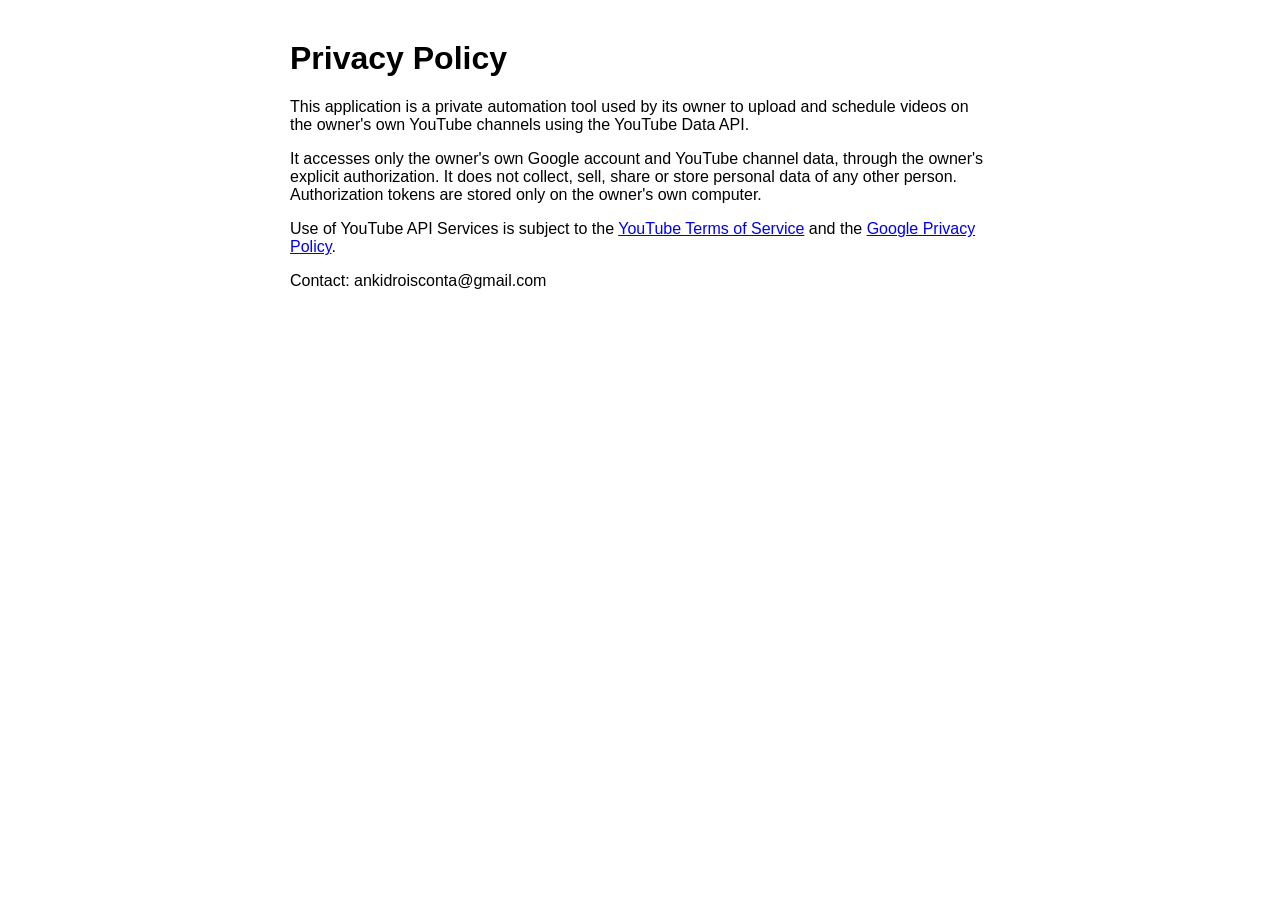
<file: privacy.html>
<!doctype html><html lang="en"><head><meta charset="utf-8"><meta name="viewport" content="width=device-width,initial-scale=1"><title>Privacy Policy</title></head><body style="font-family:sans-serif;max-width:700px;margin:40px auto;padding:0 16px"><h1>Privacy Policy</h1><p>This application is a private automation tool used by its owner to upload and schedule videos on the owner's own YouTube channels using the YouTube Data API.</p><p>It accesses only the owner's own Google account and YouTube channel data, through the owner's explicit authorization. It does not collect, sell, share or store personal data of any other person. Authorization tokens are stored only on the owner's own computer.</p><p>Use of YouTube API Services is subject to the <a href="https://www.youtube.com/t/terms">YouTube Terms of Service</a> and the <a href="https://policies.google.com/privacy">Google Privacy Policy</a>.</p><p>Contact: ankidroisconta@gmail.com</p></body></html>
</file>
